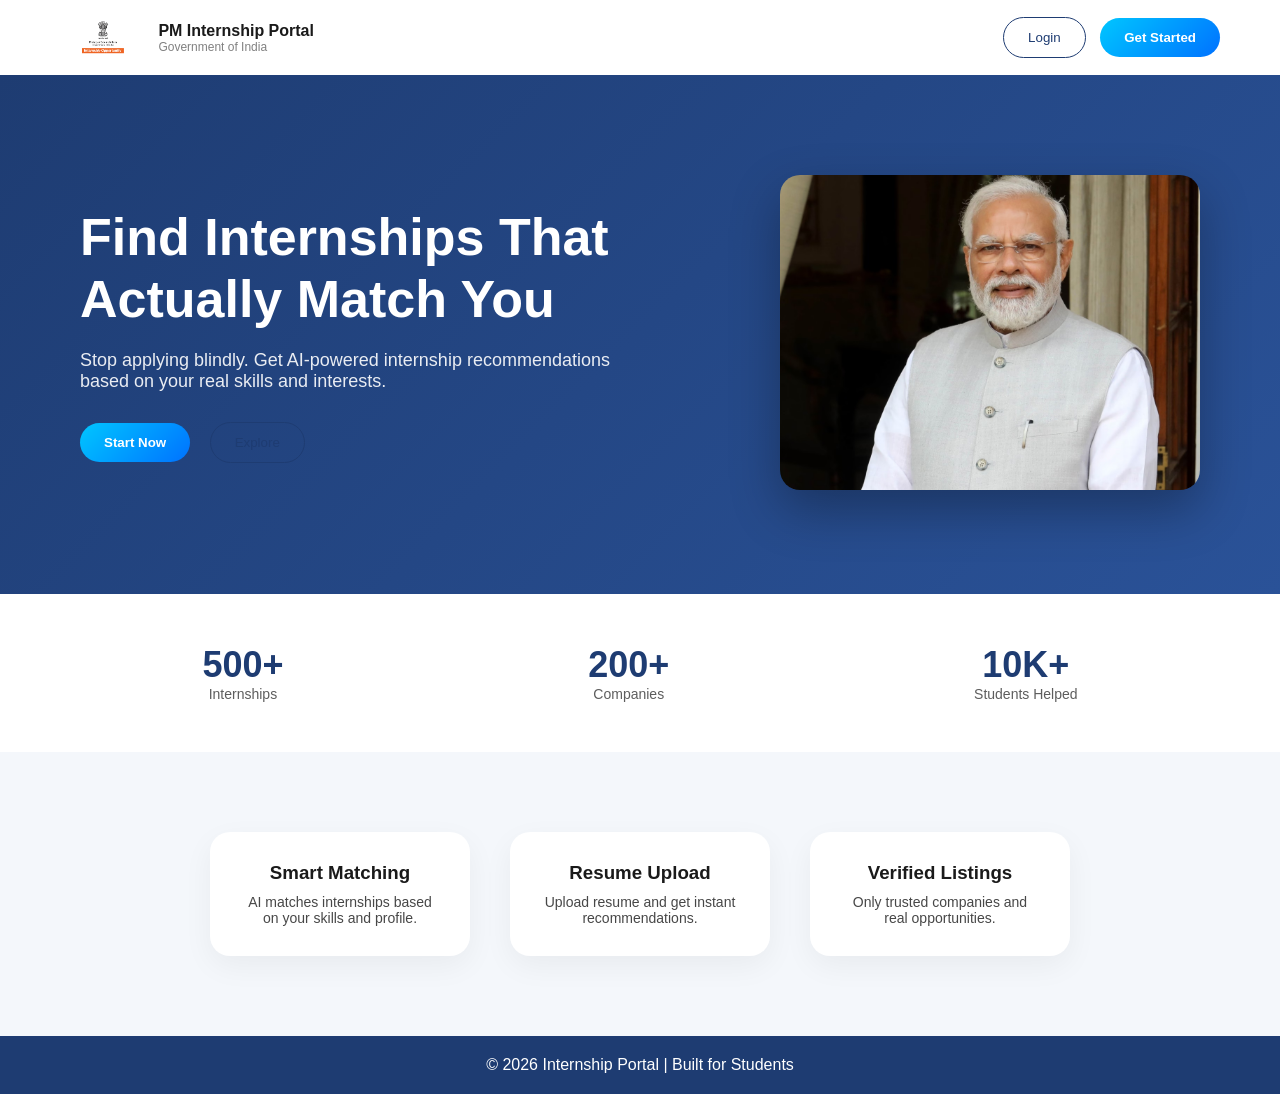
<file: pages/index.html>
<!DOCTYPE html>
<html lang="en">

<head>
  <meta charset="UTF-8">
  <title>PM Internship Portal</title>
  <link rel="stylesheet" href="style.css">
</head>

<body>

  <!-- NAVBAR -->
  <nav class="navbar">
    <div class="nav-left">
      <img src="images/gov-logo.png" class="navLogo">
      <div class="navText">
        <span>PM Internship Portal</span>
        <small>Government of India</small>
      </div>
    </div>

    <div class="nav-right">
      <button class="secondaryBtn" onclick="goLogin()">Login</button>
      <button class="primaryBtn" onclick="goRegister()">Get Started</button>
    </div>
  </nav>

  <!-- HERO -->
  <section class="hero">
    <div class="hero-left">
      <h1>Find Internships That Actually Match You</h1>
      <p>
        Stop applying blindly. Get AI-powered internship recommendations
        based on your real skills and interests.
      </p>

      <div class="hero-buttons">
        <button class="primaryBtn" onclick="goLogin()">Start Now</button>
        <button class="secondaryBtn">Explore</button>
      </div>
    </div>

    <div class="hero-right">
      <img src="images/modi.avif" alt="Hero">
    </div>
  </section>

  <!-- STATS -->
  <section class="stats">
    <div class="stat">
      <h2>500+</h2>
      <p>Internships</p>
    </div>
    <div class="stat">
      <h2>200+</h2>
      <p>Companies</p>
    </div>
    <div class="stat">
      <h2>10K+</h2>
      <p>Students Helped</p>
    </div>
  </section>

  <!-- FEATURES -->
  <section class="features">

    <div class="featureCard">
      <h3>Smart Matching</h3>
      <p>AI matches internships based on your skills and profile.</p>
    </div>

    <div class="featureCard">
      <h3>Resume Upload</h3>
      <p>Upload resume and get instant recommendations.</p>
    </div>

    <div class="featureCard">
      <h3>Verified Listings</h3>
      <p>Only trusted companies and real opportunities.</p>
    </div>

  </section>

  <!-- FOOTER -->
  <footer class="footer">
    <p>© 2026 Internship Portal | Built for Students</p>
  </footer>

  <script>
    function goLogin() {
      window.location.href = "login.html";
    }
    function goRegister() {
      window.location.href = "register.html";
    }
  </script>

</body>

</html>
</file>
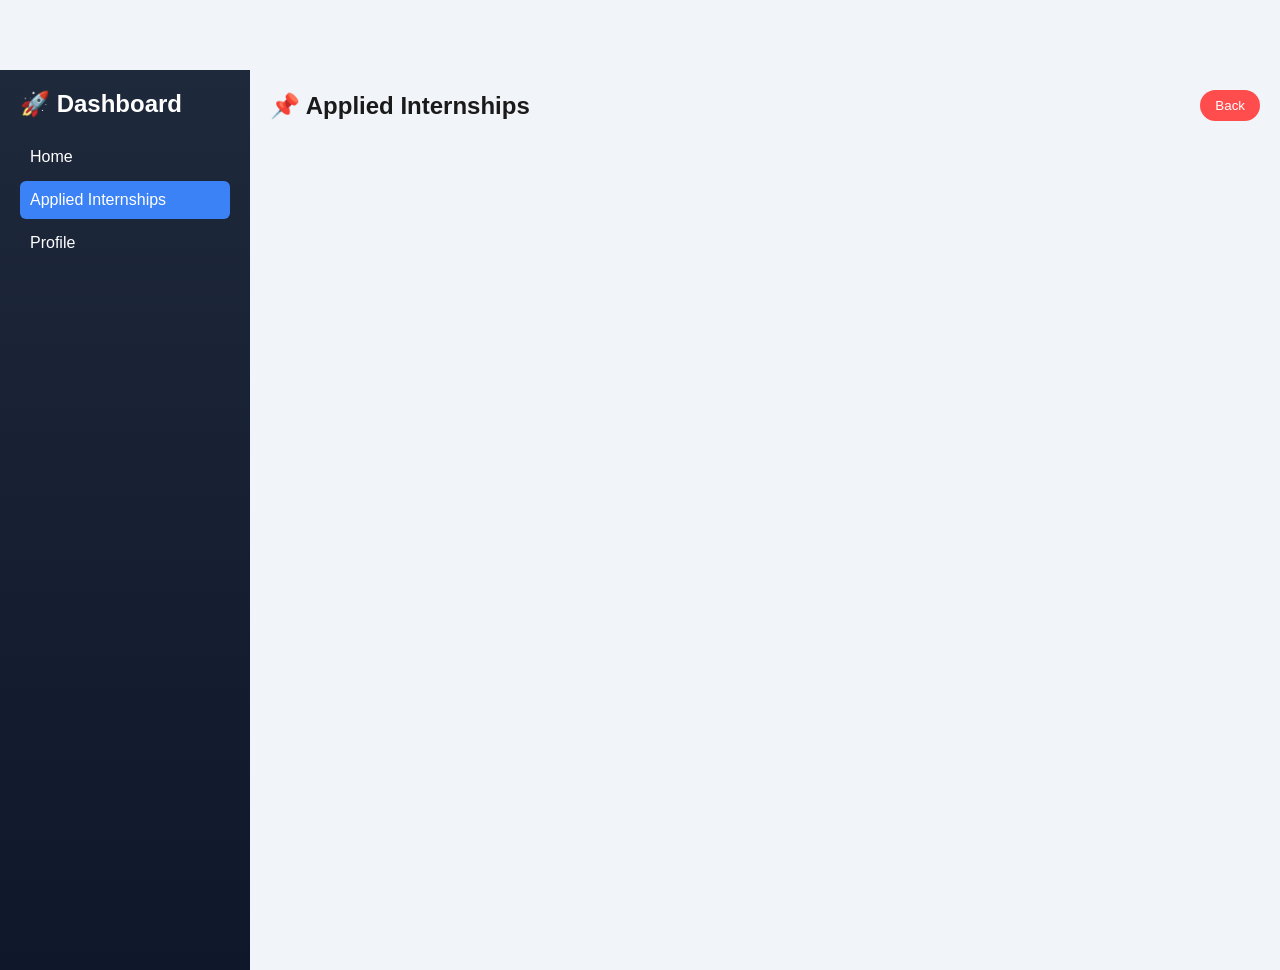
<file: pages/applied.html>
<!DOCTYPE html>
<html lang="en">

<head>
  <meta charset="UTF-8">
  <title>Applied Internships</title>
  <link rel="stylesheet" href="style.css">
</head>

<body class="dashboardPage">

  <div class="sidebar">
    <h2>🚀 Dashboard</h2>

    <ul>
      <li onclick="goHome()">Home</li>
      <li class="active">Applied Internships</li>
      <li>Profile</li>
    </ul>
  </div>

  <div class="mainContent">

    <div class="topHeader">
      <h2>📌 Applied Internships</h2>
      <button onclick="goHome()">Back</button>
    </div>

    <div id="appliedGrid" class="cardGrid"></div>

  </div>

  <script>
    function goHome() {
      window.location.href = "dashboard.html";
    }
    async function loadApplied() {

      const res = await fetch("http://localhost:5000/applied");
      const data = await res.json();

      const grid = document.getElementById("appliedGrid");

      if (data.length === 0) {
        grid.innerHTML = "<p>No applied internships 😢</p>";
        return;
      }

      let html = "";

      data.forEach(item => {
        html += `
      <div class="card">
        <h3>${item.title}</h3>
        <p class="company">${item.company}</p>
        <p>${item.location}</p>
        <span class="score">✅ Applied</span>
      </div>
    `;
      });

      grid.innerHTML = html;
    }

    loadApplied();

  </script>

</body>

</html>
</file>
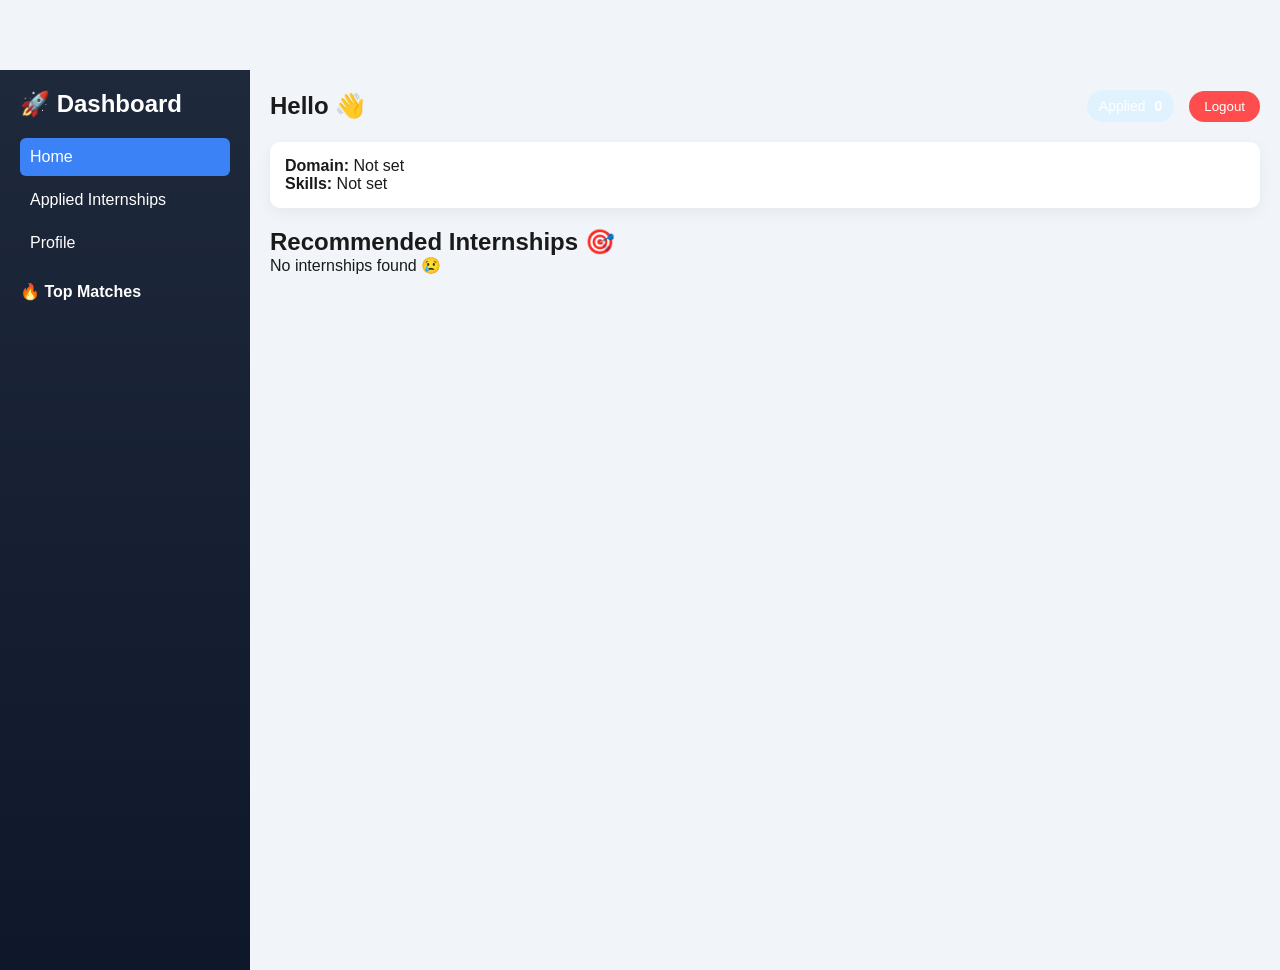
<file: pages/dashboard.html>
<!DOCTYPE html>
<html lang="en">

<head>
  <meta charset="UTF-8">
  <title>Dashboard</title>
  <link rel="stylesheet" href="style.css">
</head>

<body class="dashboardPage">

  <!-- SIDEBAR -->
  <div class="sidebar">
    <h2>🚀 Dashboard</h2>

    <ul>
      <li class="active">Home</li>
      <li onclick="goToApplied()">Applied Internships</li>
      <li onclick="goToProfile()">Profile</li>
    </ul>

    <div class="sidebarSection">
      <h4>🔥 Top Matches</h4>
      <div id="topMatches"></div>
    </div>
  </div>

  <!-- MAIN CONTENT -->
  <div class="mainContent">

    <!-- HEADER -->
    <div class="topHeader">
      <h2 id="welcomeText">Hello 👋</h2>

      <div class="headerRight">
        <div class="appliedBox">
          Applied <span id="appliedCount">0</span>
        </div>

        <button onclick="logout()">Logout</button>
      </div>
    </div>

    <!-- PROFILE -->
    <div class="profileBox">
      <p><b>Domain:</b> <span id="userDomain"></span></p>
      <p><b>Skills:</b> <span id="userSkills"></span></p>
    </div>

    <!-- RESULTS -->
    <h2>Recommended Internships 🎯</h2>

    <div id="cardGrid" class="cardGrid"></div>

  </div>


  <script>

    // logout
    function logout() {
      window.location.href = "index.html";
    }

    // load profile
    document.getElementById("userDomain").innerText = localStorage.getItem("domain") || "Not set";
    document.getElementById("userSkills").innerText = localStorage.getItem("skills") || "Not set";

    // load results
    const results = JSON.parse(localStorage.getItem("results")) || [];

    const grid = document.getElementById("cardGrid");
    const topMatches = document.getElementById("topMatches");

    if (results.length === 0) {
      grid.innerHTML = "<p>No internships found 😢</p>";
    } else {

      let html = "";
      let topHtml = "";

      results.forEach((r, index) => {

        // main cards
        html += `
      <div class="card">
        <h3>${r.title}</h3>
        <p class="company">${r.company}</p>
        <p>📍 ${r.location}</p>
        <span class="score">${r.score}% Match</span>

        <button onclick="applyInternship(this)">Apply</button>
      </div>
    `;

        // top 3 sidebar
        if (index < 3) {
          topHtml += `<div class="miniCard">${r.title}</div>`;
        }

      });

      grid.innerHTML = html;
      topMatches.innerHTML = topHtml;
    }

    // apply
    let applied = 0;

    async function applyInternship(btn) {

      const card = btn.parentElement;

      const internship = {
        title: card.querySelector("h3").innerText,
        company: card.querySelector(".company").innerText,
        location: card.querySelectorAll("p")[1].innerText.replace("📍 ", "")
      };

      await fetch("http://localhost:5000/apply", {
        method: "POST",
        headers: {
          "Content-Type": "application/json"
        },
        body: JSON.stringify(internship)
      });

      btn.innerText = "Applied";
      btn.disabled = true;
    }
    function goToApplied() {
      window.location.href = "applied.html";
    }

    function goToProfile() {
      window.location.href = "profile.html";
    }
  </script>

</body>

</html>
</file>
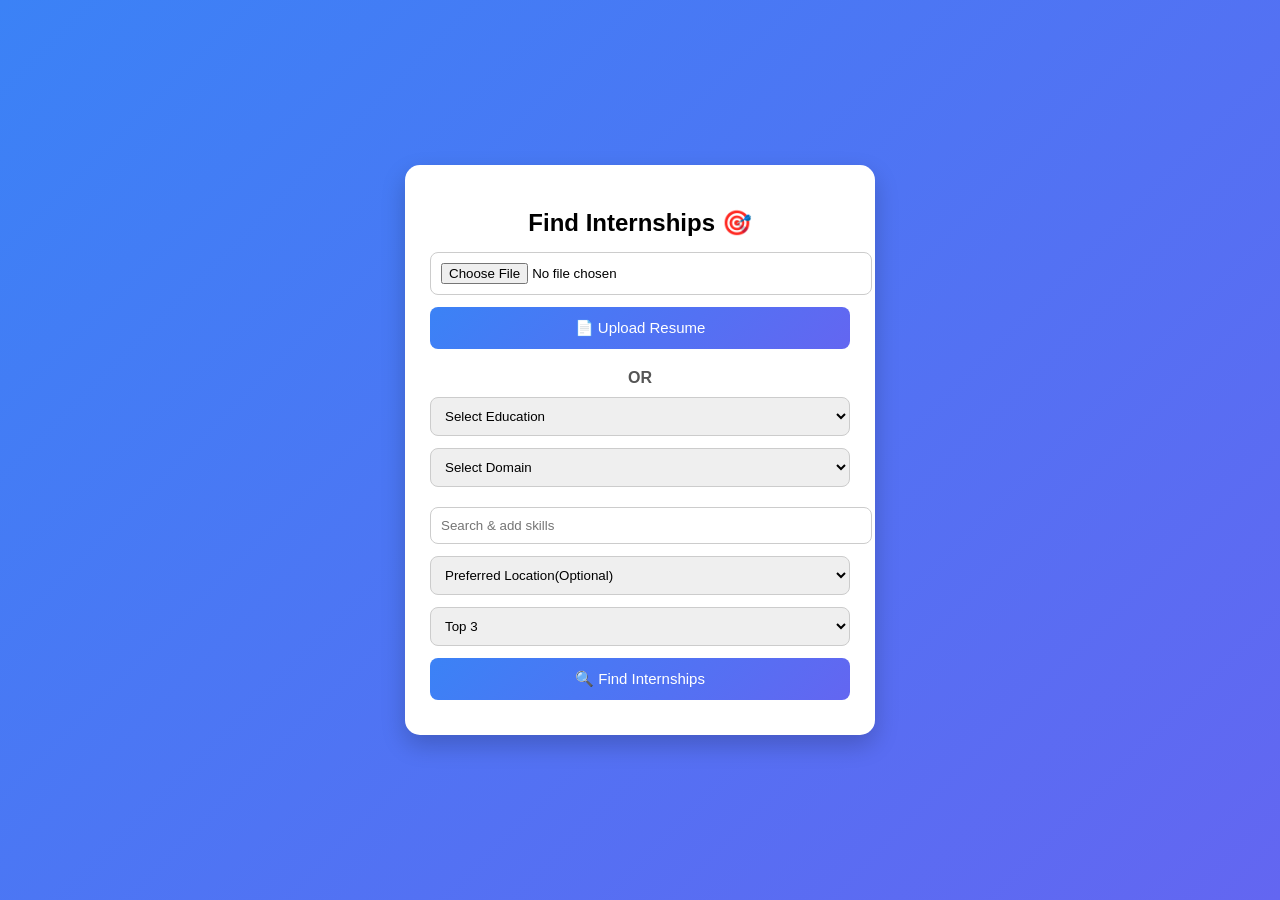
<file: pages/details.html>
<!DOCTYPE html>
<html lang="en">

<head>
  <meta charset="UTF-8">
  <title>Find Internships</title>

  <style>
    body {
      margin: 0;
      font-family: "Segoe UI", sans-serif;
      background: linear-gradient(135deg, #3b82f6, #6366f1);
      display: flex;
      justify-content: center;
      align-items: center;
      height: 100vh;
    }

    .card {
      width: 420px;
      background: white;
      padding: 25px;
      border-radius: 15px;
      box-shadow: 0 10px 25px rgba(0, 0, 0, 0.2);
    }

    h2 {
      text-align: center;
      margin-bottom: 15px;
    }

    select,
    input {
      width: 100%;
      padding: 10px;
      margin-bottom: 12px;
      border-radius: 8px;
      border: 1px solid #ccc;
    }

    button {
      width: 100%;
      padding: 12px;
      background: linear-gradient(135deg, #3b82f6, #6366f1);
      color: white;
      border: none;
      border-radius: 8px;
      cursor: pointer;
      font-size: 15px;
      margin-bottom: 10px;
    }

    button:hover {
      transform: scale(1.03);
    }

    .divider {
      text-align: center;
      margin: 10px 0;
      font-weight: bold;
      color: #555;
    }

    .skillsBox {
      position: relative;
    }

    .selectedSkills {
      display: flex;
      flex-wrap: wrap;
      gap: 6px;
      margin-bottom: 8px;
    }

    .tag {
      background: #3b82f6;
      color: white;
      padding: 5px 10px;
      border-radius: 20px;
      font-size: 12px;
    }

    .tag span {
      margin-left: 5px;
      cursor: pointer;
    }

    .dropdown {
      position: absolute;
      width: 100%;
      background: white;
      border: 1px solid #ccc;
      max-height: 150px;
      overflow-y: auto;
      border-radius: 6px;
      z-index: 10;
    }

    .dropdown div {
      padding: 8px;
      cursor: pointer;
    }

    .dropdown div:hover {
      background: #f1f5f9;
    }

    .hidden {
      display: none;
    }
  </style>
</head>

<body>

  <div class="card">

    <h2>Find Internships 🎯</h2>

    <!-- ================= RESUME UPLOAD ================= -->
    <input type="file" id="resumeFile" accept=".pdf,.docx">
    <button onclick="uploadResume()">📄 Upload Resume</button>

    <div class="divider">OR</div>

    <!-- ================= MANUAL INPUT ================= -->

    <select id="education">
      <option value="">Select Education</option>
      <option>10th</option>
      <option>12th</option>
      <option>B.Tech</option>
      <option>BCA</option>
      <option>B.Sc</option>
      <option>BBA</option>
      <option>B.Com</option>
    </select>

    <select id="domain">
      <option value="">Select Domain</option>
      <option>IT & Software</option>
      <option>Analytics</option>
      <option>Data Analytics</option>
      <option>Banking & Financial Services</option>
      <option>Electronics & Embedded Systems</option>
      <option>Mechanical Engineering</option>
      <option>Civil & Infrastructure</option>
      <option>Automotive</option>
      <option>Oil, Gas & Energy</option>
      <option>Renewable Energy</option>
      <option>FinTech</option>
      <option>Consulting</option>
      <option>Sales & Marketing</option>
      <option>Human Resources</option>
      <option>Artificial Intelligence & ML</option>
    </select>

    <!-- SKILLS -->
    <div class="skillsBox">
      <div id="selectedSkills" class="selectedSkills"></div>

      <input id="skillsInput" placeholder="Search & add skills" onkeyup="filterSkills()" onclick="showSkills()">

      <div id="skillsList" class="dropdown hidden"></div>
    </div>

    <select id="location">
      <option value="">Preferred Location(Optional)</option>
      <option>Bangalore</option>
      <option>Hyderabad</option>
      <option>Mumbai</option>
      <option>Chennai</option>
      <option>Delhi</option>
    </select>

    <select id="topk">
      <option value="3">Top 3</option>
      <option value="5">Top 5</option>
    </select>

    <button onclick="submitDetails()">🔍 Find Internships</button>

  </div>

  <script>
    // ================= SKILLS =================
    let allSkills = [];
    let selectedSkills = [];

    // 🔥 Load skills dynamically from backend
    async function loadSkills() {
      try {
        const res = await fetch("http://127.0.0.1:5000/skills");
        allSkills = await res.json();

        // sort alphabetically
        allSkills.sort();

      } catch (err) {
        console.error("Error loading skills:", err);
        alert("Failed to load skills");
      }
    }

    // Call on page load
    loadSkills();

    function showSkills() {
      renderSkills(allSkills);
      document.getElementById("skillsList").classList.remove("hidden");
    }

    function filterSkills() {
      const value = document.getElementById("skillsInput").value.toLowerCase();

      const filtered = allSkills.filter(skill =>
        skill.toLowerCase().includes(value)
      );

      renderSkills(filtered);
    }

    function renderSkills(list) {
      const container = document.getElementById("skillsList");

      if (list.length === 0) {
        container.innerHTML = "<div>No skills found</div>";
        return;
      }

      container.innerHTML = list.map(skill =>
        `<div onclick="addSkill('${skill}')">${skill}</div>`
      ).join("");
    }

    function addSkill(skill) {
      if (!selectedSkills.includes(skill)) {
        selectedSkills.push(skill);
      }

      updateSkillUI();

      document.getElementById("skillsInput").value = "";
      document.getElementById("skillsList").classList.add("hidden");
    }

    function removeSkill(skill) {
      selectedSkills = selectedSkills.filter(s => s !== skill);
      updateSkillUI();
    }

    function updateSkillUI() {
      const container = document.getElementById("selectedSkills");

      container.innerHTML = selectedSkills.map(skill => `
      <span class="tag">
        ${skill}
        <span onclick="removeSkill('${skill}')">❌</span>
      </span>
    `).join("");
    }

    // ================= RESUME UPLOAD =================
    function uploadResume() {
      const fileInput = document.getElementById("resumeFile");

      if (!fileInput.files.length) {
        alert("Please select a resume file");
        return;
      }

      const formData = new FormData();
      formData.append("resume", fileInput.files[0]);

      fetch("http://127.0.0.1:5000/upload-resume", {
        method: "POST",
        body: formData
      })
        .then(res => res.json())
        .then(data => {

          if (data.error) {
            alert(data.error);
            return;
          }

          localStorage.setItem("results", JSON.stringify(data.results));
          localStorage.setItem("skills", data.skills.join(", "));
          localStorage.setItem("education", data.education);

          window.location.href = "dashboard.html";
        })
        .catch(err => {
          console.error(err);
          alert("Error uploading resume");
        });
    }

    // ================= MANUAL SUBMIT =================
    function submitDetails() {

      const education = document.getElementById("education").value;
      const domain = document.getElementById("domain").value;
      const location = document.getElementById("location").value;
      const topk = parseInt(document.getElementById("topk").value);

      if (selectedSkills.length === 0) {
        alert("Please select at least one skill");
        return;
      }

      fetch("http://127.0.0.1:5000/recommend", {
        method: "POST",
        headers: {
          "Content-Type": "application/json"
        },
        body: JSON.stringify({
          education,
          domain,
          skills: selectedSkills,
          location,
          topk
        })
      })
        .then(res => res.json())
        .then(data => {

          if (!data || data.length === 0) {
            alert("No recommendations found. Try different skills.");
            return;
          }

          localStorage.setItem("results", JSON.stringify(data));
          window.location.href = "dashboard.html";
        })
        .catch(err => {
          console.error(err);
          alert("Server error");
        });
    }
  </script>

</body>

</html>
</file>
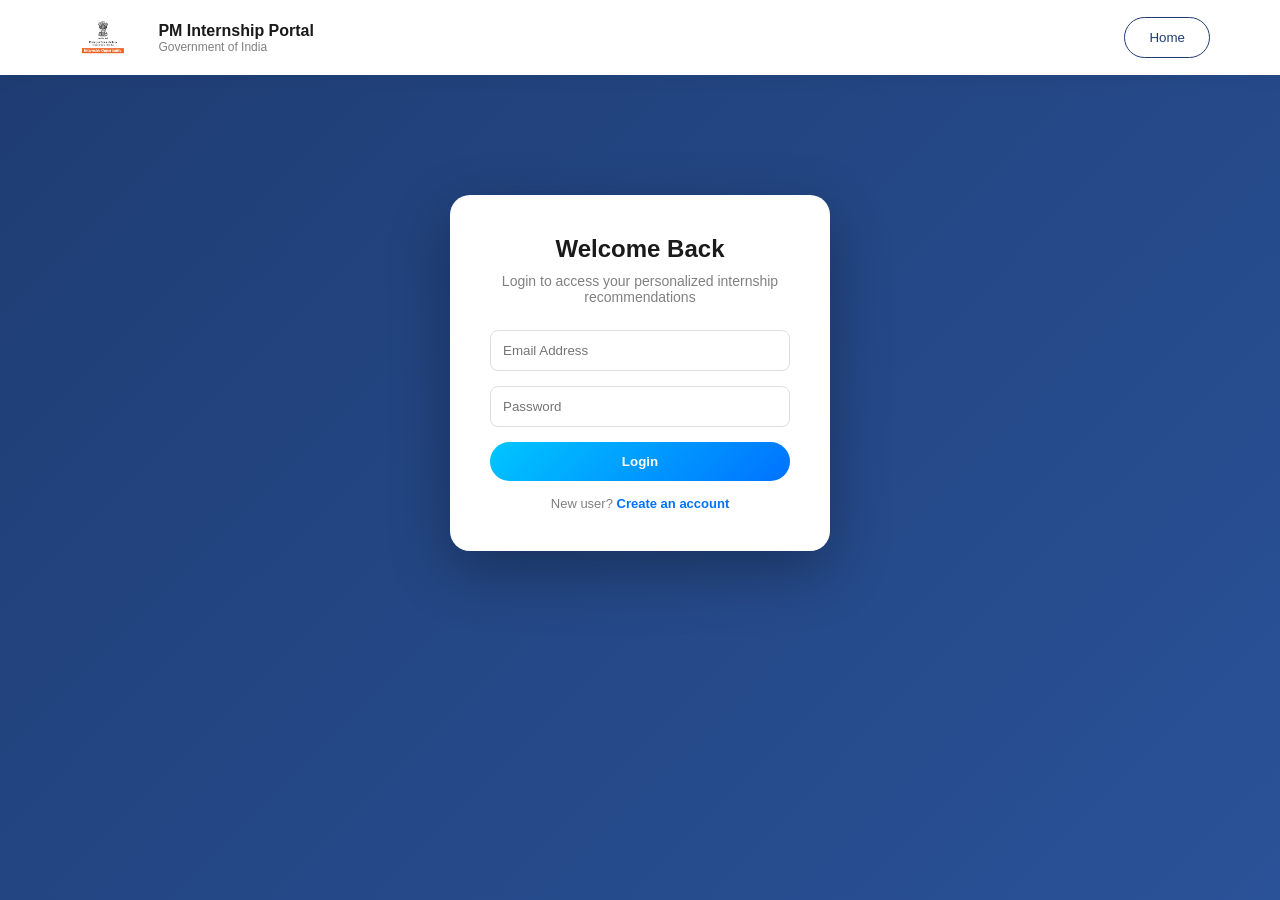
<file: pages/login.html>
<!DOCTYPE html>
<html lang="en">

<head>
  <meta charset="UTF-8">
  <title>Login - Internship Portal</title>
  <link rel="stylesheet" href="style.css">
</head>

<body class="loginPage">

  <!-- NAVBAR (same as index) -->
  <nav class="navbar">
    <div class="nav-left">
      <img src="images/gov-logo.png" class="navLogo">
      <div class="navText">
        <span>PM Internship Portal</span>
        <small>Government of India</small>
      </div>
    </div>

    <div class="nav-right">
      <button class="secondaryBtn" onclick="goHome()">Home</button>
    </div>
  </nav>

  <!-- LOGIN SECTION -->
  <section class="loginSection">

    <div class="loginBox">

      <h2>Welcome Back</h2>
      <p class="loginSub">
        Login to access your personalized internship recommendations
      </p>

      <input type="email" placeholder="Email Address">
      <input type="password" placeholder="Password">

      <button onclick="login()">Login</button>

      <p class="registerText">
        New user? <span onclick="goRegister()">Create an account</span>
      </p>

    </div>

  </section>

  <script>
    function login() {

      const email = document.querySelector('input[type="email"]').value;
      const password = document.querySelector('input[type="password"]').value;

      fetch("http://localhost:5000/login", {
        method: "POST",
        headers: {
          "Content-Type": "application/json"
        },
        body: JSON.stringify({
          email: email,
          password: password
        })
      })
        .then(res => res.json())
        .then(data => {

          console.log("Response:", data);

          if (data.success) {
            // ✅ correct login
            window.location.href = "details.html";
            localStorage.setItem("name", data.name);   // VERY IMPORTANT
            localStorage.setItem("email", data.email);
          } else {
            // ❌ wrong login
            alert(data.message || "Invalid credentials");
          }

        })
        .catch(err => {
          console.error(err);
          alert("Server error");
        });
    }

    function goHome() {
      window.location.href = "index.html";
    }

    function goRegister() {
      window.location.href = "register.html";
    }
  </script>

</body>

</html>
</file>
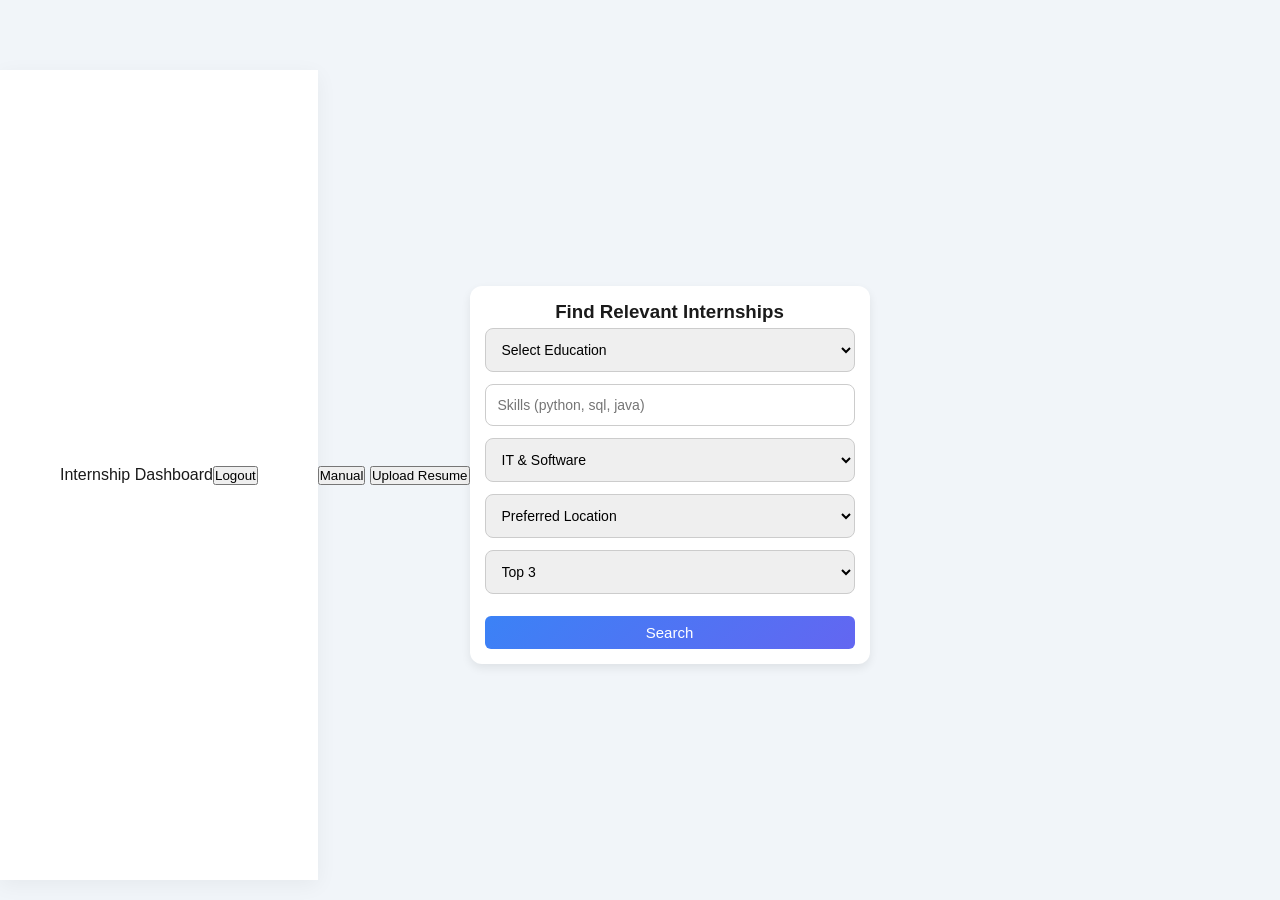
<file: pages/portal.html>
<!DOCTYPE html>
<html>

<head>
  <title>Internship Dashboard</title>
  <link rel="stylesheet" href="style.css">
</head>

<body class="dashboardPage">

  <nav class="navbar">
    <div class="logo">Internship Dashboard</div>
    <button class="logoutBtn" onclick="logout()">Logout</button>
  </nav>

  <div class="container">

    <!-- Mode Switch -->
    <div class="modeSwitch">
      <button onclick="switchMode('manual')" id="manualBtn" class="active">Manual</button>
      <button onclick="switchMode('upload')" id="uploadBtn">Upload Resume</button>
    </div>

    <!-- Manual Form -->
    <div id="manualForm" class="card formCard">

      <h3>Find Relevant Internships</h3>

      <select id="education">
        <option value="">Select Education</option>

        <!-- Engineering -->
        <option>B.Tech</option>
        <option>M.Tech</option>
        <option>BCA</option>
        <option>MCA</option>
        <option>B.Sc</option>
        <option>M.Sc</option>

        <!-- Commerce / Management -->
        <option>BBA</option>
        <option>MBA</option>
        <option>B.Com</option>
        <option>M.Com</option>

        <!-- Others -->
        <option>Diploma</option>
        <option>ITI</option>
        <option>XII</option>
        <option>X</option>
      </select>

      <input id="skills" placeholder="Skills (python, sql, java)">

      <select id="domain">
        <option>IT & Software</option>
        <option>Data Analytics</option>
        <option>Artificial Intelligence & ML</option>
        <option>Banking & Financial Services</option>
        <option>Consulting</option>
        <option>Sales & Marketing</option>
        <option>Human Resources</option>
        <option>Electronics & Embedded Systems</option>
        <option>Mechanical Engineering</option>
        <option>Civil & Infrastructure</option>
        <option>Automotive</option>
        <option>Oil, Gas & Energy</option>
        <option>Renewable Energy</option>
        <option>FinTech</option>
      </select>

      <select id="location">
        <option value="">Preferred Location</option>
        <option>Bangalore</option>
        <option>Hyderabad</option>
        <option>Mumbai</option>
      </select>

      <select id="topk">
        <option value="3">Top 3</option>
        <option value="5">Top 5</option>
      </select>

      <button onclick="getRecommendations()">Search</button>

    </div>

    <!-- Upload Form -->
    <div id="uploadForm" class="card formCard hidden">

      <h3>Upload Resume</h3>

      <input type="file" id="resume" accept=".pdf,.doc,.docx">

      <button onclick="uploadResume()">Upload Resume</button>

    </div>

    <!-- Loading -->
    <div id="loading" class="loading hidden">🔍 Searching...</div>

    <!-- Results -->
    <div id="results" class="results"></div>

  </div>

  <script>

    function logout() {
      window.location.href = "index.html";
    }

    // 🔹 SWITCH MODE
    function switchMode(mode) {

      const manual = document.getElementById("manualForm");
      const upload = document.getElementById("uploadForm");

      const manualBtn = document.getElementById("manualBtn");
      const uploadBtn = document.getElementById("uploadBtn");

      if (mode === "manual") {
        manual.classList.remove("hidden");
        upload.classList.add("hidden");
        manualBtn.classList.add("active");
        uploadBtn.classList.remove("active");
      } else {
        manual.classList.add("hidden");
        upload.classList.remove("hidden");
        uploadBtn.classList.add("active");
        manualBtn.classList.remove("active");
      }
    }

    // 🔹 MANUAL SEARCH
    async function getRecommendations() {

      const loading = document.getElementById("loading");
      const resultsDiv = document.getElementById("results");

      // ✅ GET VALUES FIRST
      const education = document.getElementById("education").value;
      const skillsInput = document.getElementById("skills").value;
      const domain = document.getElementById("domain").value;
      const location = document.getElementById("location").value;
      const topk = parseInt(document.getElementById("topk").value);

      // ✅ FORM VALIDATION
      if (!education) {
        alert("Please select education");
        return;
      }

      if (!skillsInput.trim()) {
        alert("Please enter skills");
        return;
      }

      if (!location) {
        alert("Please select location");
        return;
      }

      // ✅ AFTER VALIDATION → show loading
      loading.classList.remove("hidden");
      resultsDiv.innerHTML = "";

      // ✅ CREATE PAYLOAD
      const payload = {
        education: education,
        skills: skillsInput
          .split(",")
          .map(s => s.trim().toLowerCase())
          .filter(s => s !== ""),
        domain: domain,
        location: location,
        topk: topk
      };

      try {
        const res = await fetch("/recommend", {
          method: "POST",
          headers: { "Content-Type": "application/json" },
          body: JSON.stringify(payload)
        });

        const data = await res.json();

        loading.classList.add("hidden");

        displayResults(data);

      } catch (error) {
        loading.classList.add("hidden");
        resultsDiv.innerHTML = "<p>⚠️ Error connecting to server</p>";
        console.error(error);
      }
    }

    // 🔹 UPLOAD RESUME
    async function uploadResume() {

      const fileInput = document.getElementById("resume");
      const file = fileInput.files[0];
      const allowed = ["pdf", "doc", "docx"];
      const ext = file.name.split(".").pop().toLowerCase();

      if (!allowed.includes(ext)) {
        alert("Only PDF/DOC/DOCX allowed");
        return;
      }

      if (!file) {
        alert("Please upload a resume");
        return;
      }

      const formData = new FormData();
      formData.append("resume", file);

      const loading = document.getElementById("loading");
      const resultsDiv = document.getElementById("results");

      loading.classList.remove("hidden");
      resultsDiv.innerHTML = "";

      try {
        const res = await fetch("/upload-resume", {
          method: "POST",
          body: formData
        });

        const data = await res.json();

        if (data.status === "no_match" || data.status === "low_match") {
          showNoMatchUI();
          return;
        }

        displayResults(data.results);

        loading.classList.add("hidden");

        console.log("Extracted:", data.skills, data.education);

        if (data.error) {
          resultsDiv.innerHTML = `<p>⚠️ ${data.error}</p>`;
          return;
        }

        displayResults(data.results);

      } catch (err) {
        loading.classList.add("hidden");
        alert("Upload failed");
        console.error(err);
      }
    }

    // 🔹 DISPLAY RESULTS
    function displayResults(data) {

      const resultsDiv = document.getElementById("results");

      if (!data || data.length === 0) {
        resultsDiv.innerHTML = "<p>No matching internships found 😢</p>";
        return;
      }

      let html = "";

      data.forEach((r, index) => {

        let skillTags = "";
        if (r.skills) {
          r.skills.forEach(skill => {
            skillTags += `<span class="skillTag">${skill}</span>`;
          });
        }

        html += `
        <div class="card resultCard">

          <div class="resultHeader">
            <h3>${r.title}</h3>
            <span class="score">${r.score}% Match</span>
          </div>

          <p><b>${r.company}</b></p>
          <p>📍 ${r.location}</p>
          <p>🎓 ${r.qualification || "Not specified"}</p>

          <div>${skillTags}</div>

          <div class="description">
            ${r.description || "No description"}
          </div>

        </div>
        `;
      });

      resultsDiv.innerHTML = html;
    }

  </script>

</body>

</html>
</file>
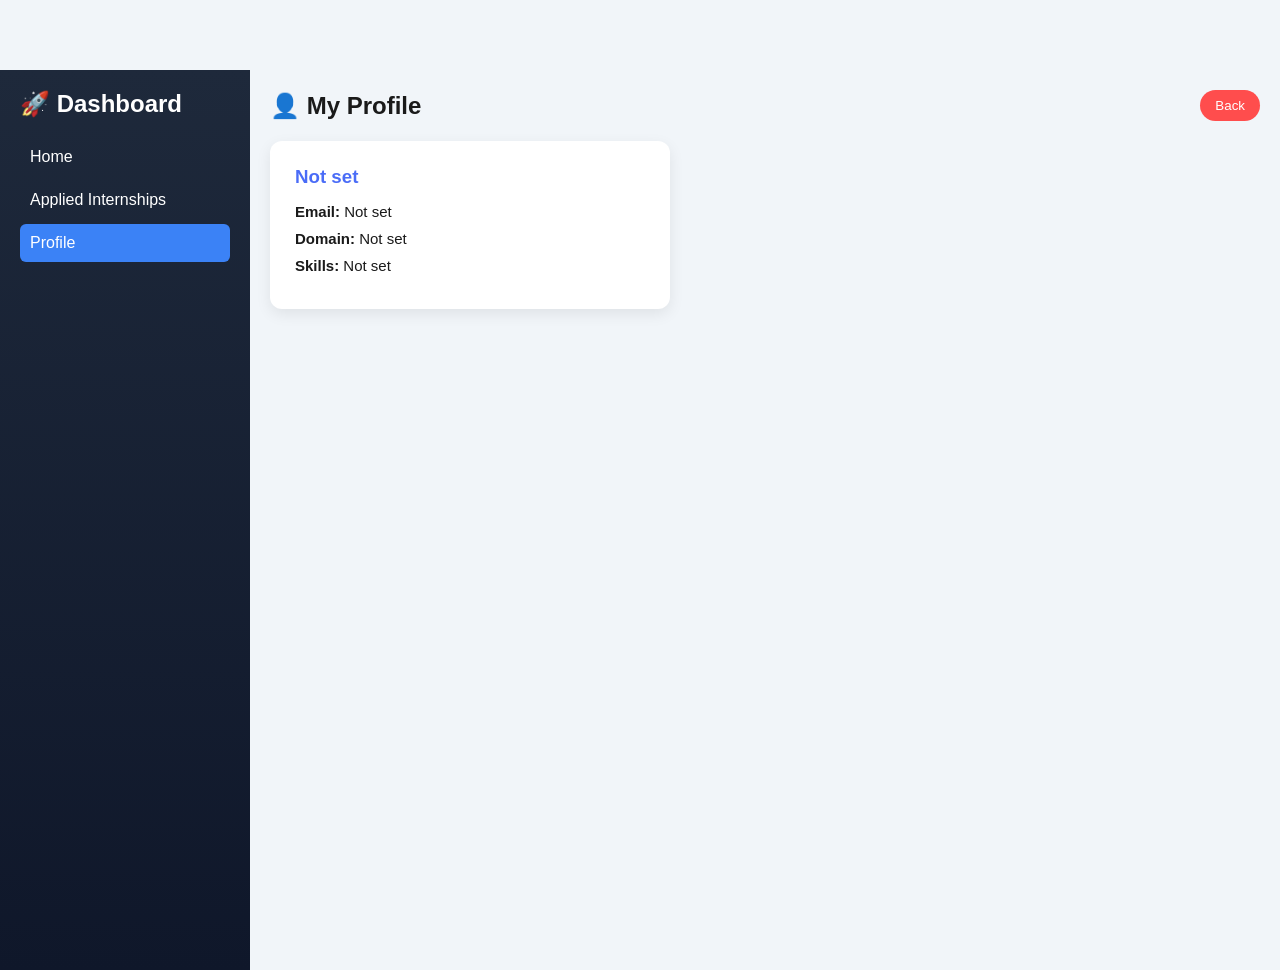
<file: pages/profile.html>
<!DOCTYPE html>
<html lang="en">

<head>
  <meta charset="UTF-8">
  <title>Profile</title>
  <link rel="stylesheet" href="style.css">
</head>

<body class="dashboardPage">

  <!-- SIDEBAR -->
  <div class="sidebar">
    <h2>🚀 Dashboard</h2>

    <ul>
      <li onclick="goHome()">Home</li>
      <li onclick="goApplied()">Applied Internships</li>
      <li class="active">Profile</li>
    </ul>
  </div>

  <!-- MAIN -->
  <div class="mainContent">

    <div class="topHeader">
      <h2>👤 My Profile</h2>
      <button onclick="goHome()">Back</button>
    </div>

    <!-- PROFILE CARD -->
    <div class="profileCard">

      <h3 id="userName">Name</h3>
      <p><b>Email:</b> <span id="userEmail"></span></p>
      <p><b>Domain:</b> <span id="userDomain"></span></p>
      <p><b>Skills:</b> <span id="userSkills"></span></p>

    </div>

  </div>

  <script>

    function goHome() {
      window.location.href = "dashboard.html";
    }

    function goApplied() {
      window.location.href = "applied.html";
    }

    // load user data
    document.getElementById("userName").innerText =
      localStorage.getItem("name") || "Not set";

    document.getElementById("userEmail").innerText =
      localStorage.getItem("email") || "Not set";

    document.getElementById("userDomain").innerText =
      localStorage.getItem("domain") || "Not set";

    document.getElementById("userSkills").innerText =
      localStorage.getItem("skills") || "Not set";

  </script>

</body>

</html>
</file>
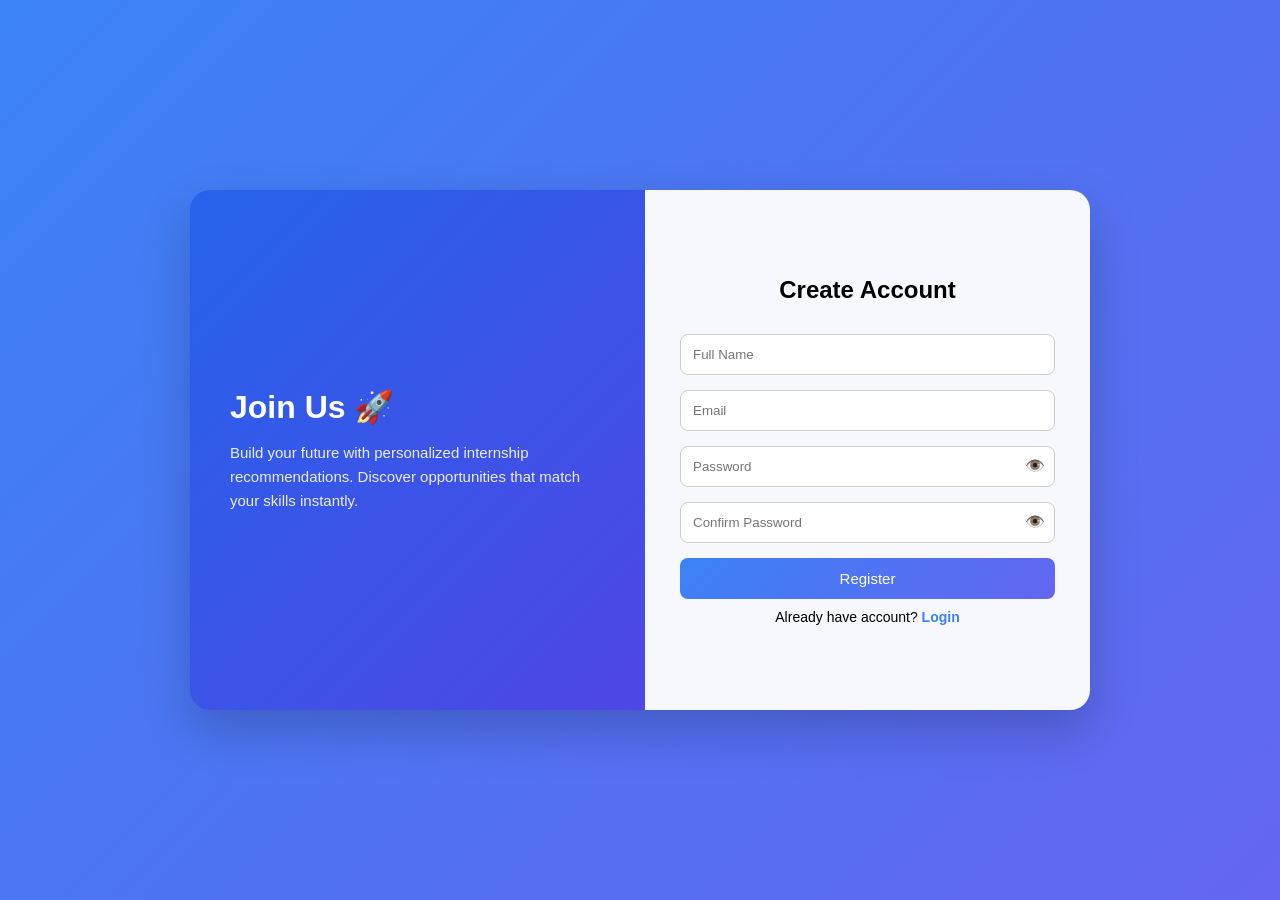
<file: pages/register.html>
<!DOCTYPE html>
<html lang="en">

<head>
  <meta charset="UTF-8">
  <title>Register</title>

  <style>
    * {
      margin: 0;
      padding: 0;
      box-sizing: border-box;
      font-family: "Segoe UI", sans-serif;
    }

    body {
      height: 100vh;
      background: linear-gradient(135deg, #3b82f6, #6366f1);
      display: flex;
      justify-content: center;
      align-items: center;
    }

    .container {
      display: flex;
      width: 900px;
      height: 520px;
      border-radius: 20px;
      overflow: hidden;
      box-shadow: 0 20px 50px rgba(0, 0, 0, 0.2);
    }

    /* LEFT PANEL */
    .left {
      flex: 1;
      background: linear-gradient(135deg, #2563eb, #4f46e5);
      color: white;
      padding: 40px;
      display: flex;
      flex-direction: column;
      justify-content: center;
    }

    .left h1 {
      font-size: 32px;
      margin-bottom: 15px;
    }

    .left p {
      font-size: 15px;
      line-height: 1.6;
      opacity: 0.9;
    }

    /* RIGHT CARD */
    .right {
      flex: 1;
      background: rgba(255, 255, 255, 0.95);
      padding: 35px;
      display: flex;
      flex-direction: column;
      justify-content: center;
    }

    .right h2 {
      text-align: center;
      margin-bottom: 20px;
    }

    .inputGroup {
      margin-bottom: 15px;
      position: relative;
    }

    .inputGroup input {
      width: 100%;
      padding: 12px 40px 12px 12px;
      border-radius: 8px;
      border: 1px solid #ccc;
      outline: none;
      transition: 0.3s;
    }

    .inputGroup input:focus {
      border-color: #3b82f6;
      box-shadow: 0 0 5px rgba(59, 130, 246, 0.4);
    }

    .toggle-eye {
      position: absolute;
      right: 10px;
      top: 10px;
      cursor: pointer;
    }

    button {
      padding: 12px;
      border: none;
      border-radius: 8px;
      background: linear-gradient(135deg, #3b82f6, #6366f1);
      color: white;
      font-size: 15px;
      cursor: pointer;
      transition: 0.3s;
    }

    button:hover {
      transform: scale(1.05);
    }

    .message {
      font-size: 13px;
      margin-bottom: 10px;
      text-align: center;
    }

    .error {
      color: red;
    }

    .success {
      color: green;
    }

    .link {
      margin-top: 10px;
      text-align: center;
      font-size: 14px;
    }

    .link a {
      color: #3b82f6;
      text-decoration: none;
      font-weight: bold;
    }
  </style>
</head>

<body>

  <div class="container">

    <!-- LEFT -->
    <div class="left">
      <h1>Join Us 🚀</h1>
      <p>
        Build your future with personalized internship recommendations.
        Discover opportunities that match your skills instantly.
      </p>
    </div>

    <!-- RIGHT -->
    <div class="right">

      <h2>Create Account</h2>

      <div id="msg" class="message"></div>

      <div class="inputGroup">
        <input type="text" id="name" placeholder="Full Name">
      </div>

      <div class="inputGroup">
        <input type="email" id="email" placeholder="Email">
      </div>

      <div class="inputGroup">
        <input type="password" id="password" placeholder="Password">
        <span class="toggle-eye" onclick="toggle('password')">👁️</span>
      </div>

      <div class="inputGroup">
        <input type="password" id="confirmPassword" placeholder="Confirm Password">
        <span class="toggle-eye" onclick="toggle('confirmPassword')">👁️</span>
      </div>

      <button onclick="register()">Register</button>

      <div class="link">
        Already have account? <a href="login.html">Login</a>
      </div>

    </div>

  </div>

  <script>

    function toggle(id) {
      const input = document.getElementById(id);
      input.type = input.type === "password" ? "text" : "password";
    }

    function showMsg(text, type = "error") {
      const msg = document.getElementById("msg");
      msg.className = "message " + type;
      msg.innerText = text;
    }

    async function register() {

      const name = name.value.trim();
      const email = email.value.trim();
      const password = password.value;
      const confirmPassword = confirmPassword.value;

      if (!name || !email || !password || !confirmPassword) {
        showMsg("All fields required");
        return;
      }

      if (password !== confirmPassword) {
        showMsg("Passwords do not match");
        return;
      }

      try {
        const res = await fetch("http://127.0.0.1:5000/register", {
          method: "POST",
          headers: { "Content-Type": "application/json" },
          body: JSON.stringify({ name, email, password })
        });

        const data = await res.json();

        if (data.success === false) {
          showMsg(data.message);
        } else {
          showMsg("Registered successfully 🎉", "success");
          setTimeout(() => window.location.href = "login.html", 1000);
        }

      } catch {
        showMsg("Server error");
      }
    }

  </script>

</body>

</html>
</file>
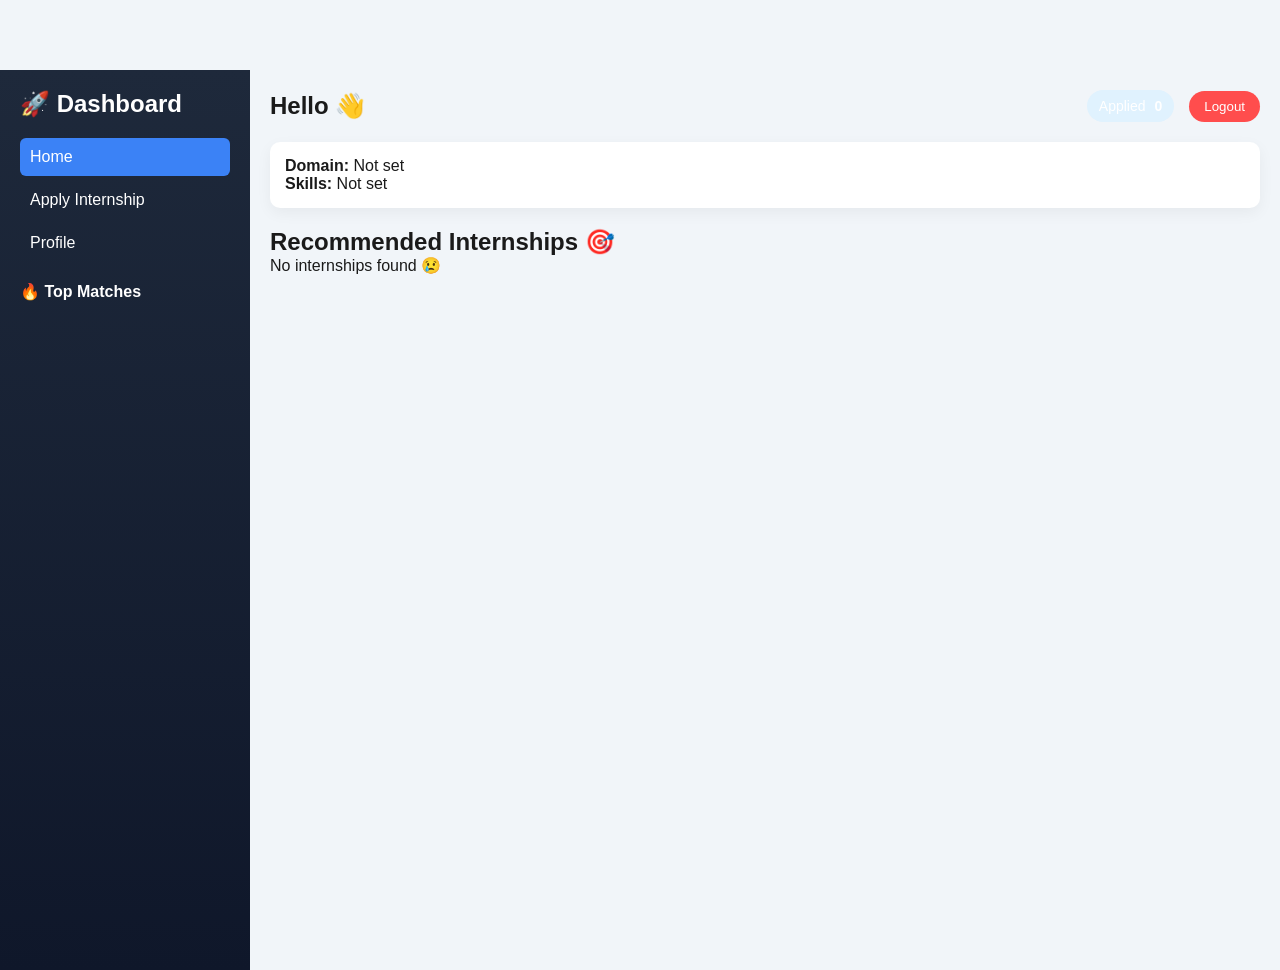
<file: university_project/pages/dashboard.html>
<!DOCTYPE html>
<html lang="en">

<head>
  <meta charset="UTF-8">
  <title>Dashboard</title>
  <link rel="stylesheet" href="style.css">
</head>

<body class="dashboardPage">

  <!-- SIDEBAR -->
  <div class="sidebar">
    <h2>🚀 Dashboard</h2>

    <ul>
      <li class="active">Home</li>
      <li>Apply Internship</li>
      <li>Profile</li>
    </ul>

    <div class="sidebarSection">
      <h4>🔥 Top Matches</h4>
      <div id="topMatches"></div>
    </div>
  </div>

  <!-- MAIN CONTENT -->
  <div class="mainContent">

    <!-- HEADER -->
    <div class="topHeader">
      <h2 id="welcomeText">Hello 👋</h2>

      <div class="headerRight">
        <div class="appliedBox">
          Applied <span id="appliedCount">0</span>
        </div>

        <button onclick="logout()">Logout</button>
      </div>
    </div>

    <!-- PROFILE -->
    <div class="profileBox">
      <p><b>Domain:</b> <span id="userDomain"></span></p>
      <p><b>Skills:</b> <span id="userSkills"></span></p>
    </div>

    <!-- RESULTS -->
    <h2>Recommended Internships 🎯</h2>

    <div id="cardGrid" class="cardGrid"></div>

  </div>

  <script>

    // logout
    function logout() {
      window.location.href = "index.html";
    }

    // load profile
    document.getElementById("userDomain").innerText = localStorage.getItem("domain") || "Not set";
    document.getElementById("userSkills").innerText = localStorage.getItem("skills") || "Not set";

    // load results
    const results = JSON.parse(localStorage.getItem("results")) || [];

    const grid = document.getElementById("cardGrid");
    const topMatches = document.getElementById("topMatches");

    if (results.length === 0) {
      grid.innerHTML = "<p>No internships found 😢</p>";
    } else {

      let html = "";
      let topHtml = "";

      results.forEach((r, index) => {

        // main cards
        html += `
      <div class="card">
        <h3>${r.title}</h3>
        <p class="company">${r.company}</p>
        <p>📍 ${r.location}</p>
        <span class="score">${r.score}% Match</span>

        <button onclick="applyInternship(this)">Apply</button>
      </div>
    `;

        // top 3 sidebar
        if (index < 3) {
          topHtml += `<div class="miniCard">${r.title}</div>`;
        }

      });

      grid.innerHTML = html;
      topMatches.innerHTML = topHtml;
    }

    // apply
    let applied = 0;

    function applyInternship(btn) {
      applied++;
      document.getElementById("appliedCount").innerText = applied;

      btn.innerText = "Applied";
      btn.disabled = true;
    }

  </script>

</body>

</html>
</file>
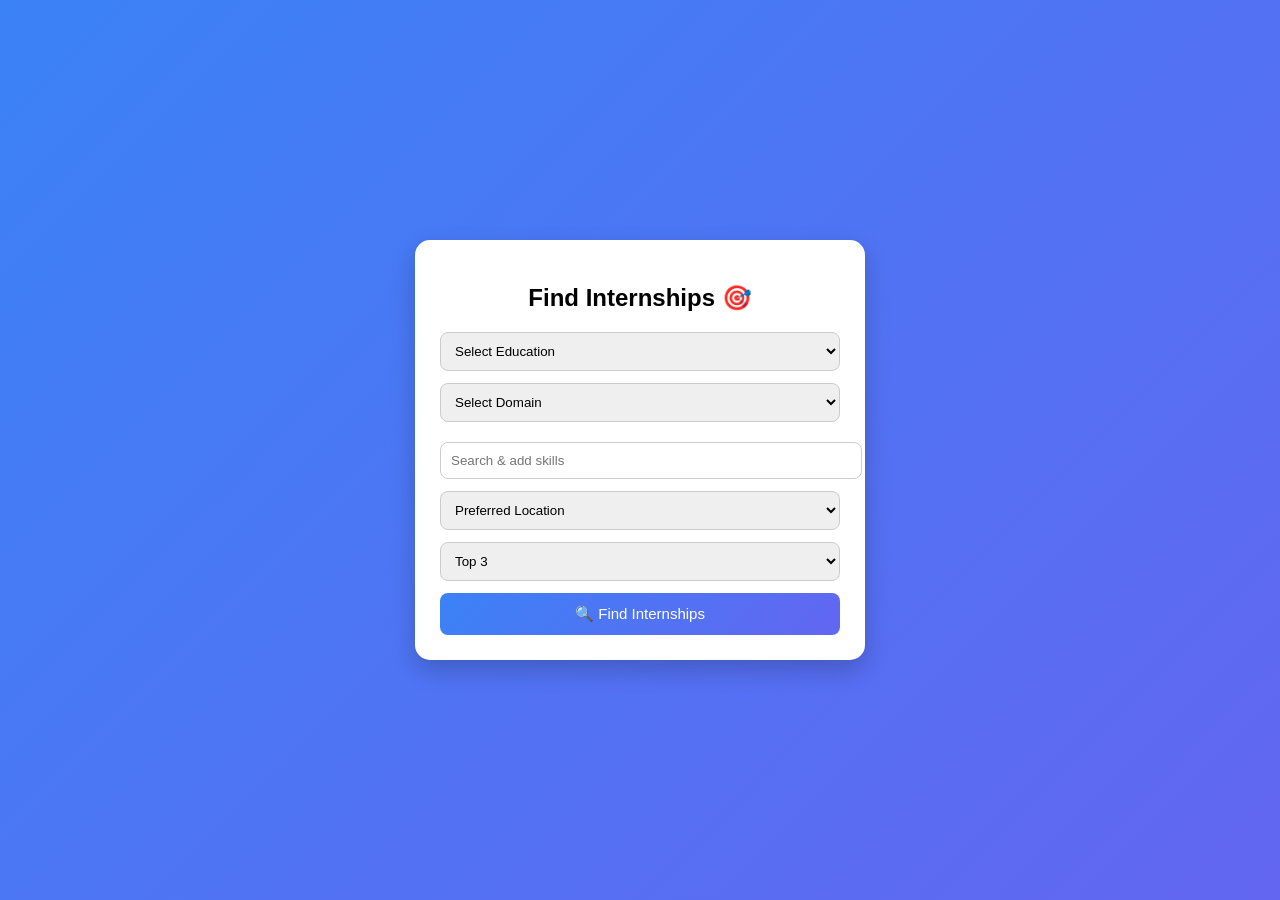
<file: university_project/pages/details.html>
<!DOCTYPE html>
<html lang="en">

<head>
  <meta charset="UTF-8">
  <title>Complete Profile</title>

  <style>
    /* ===== BODY ===== */
    body {
      margin: 0;
      font-family: "Segoe UI", sans-serif;
      background: linear-gradient(135deg, #3b82f6, #6366f1);
      display: flex;
      justify-content: center;
      align-items: center;
      height: 100vh;
    }

    /* ===== CARD ===== */
    .card {
      width: 400px;
      background: white;
      padding: 25px;
      border-radius: 15px;
      box-shadow: 0 10px 25px rgba(0, 0, 0, 0.2);
    }

    h2 {
      text-align: center;
      margin-bottom: 20px;
    }

    /* ===== INPUTS ===== */
    select,
    input {
      width: 100%;
      padding: 10px;
      margin-bottom: 12px;
      border-radius: 8px;
      border: 1px solid #ccc;
    }

    select:focus,
    input:focus {
      outline: none;
      border-color: #3b82f6;
    }

    /* ===== BUTTON ===== */
    button {
      width: 100%;
      padding: 12px;
      background: linear-gradient(135deg, #3b82f6, #6366f1);
      color: white;
      border: none;
      border-radius: 8px;
      cursor: pointer;
      font-size: 15px;
    }

    button:hover {
      transform: scale(1.03);
    }

    /* ===== SKILLS ===== */
    .skillsBox {
      position: relative;
    }

    .selectedSkills {
      display: flex;
      flex-wrap: wrap;
      gap: 6px;
      margin-bottom: 8px;
    }

    .tag {
      background: #3b82f6;
      color: white;
      padding: 5px 10px;
      border-radius: 20px;
      font-size: 12px;
    }

    .tag span {
      margin-left: 5px;
      cursor: pointer;
    }

    /* dropdown */
    .dropdown {
      position: absolute;
      width: 100%;
      background: white;
      border: 1px solid #ccc;
      max-height: 150px;
      overflow-y: auto;
      border-radius: 6px;
      z-index: 10;
    }

    .dropdown div {
      padding: 8px;
      cursor: pointer;
    }

    .dropdown div:hover {
      background: #f1f5f9;
    }

    .hidden {
      display: none;
    }
  </style>
</head>

<body>

  <div class="card">

    <h2>Find Internships 🎯</h2>

    <!-- EDUCATION -->
    <select id="education">
      <option value="">Select Education</option>
      <option>B.Tech</option>
      <option>M.Tech</option>
      <option>BCA</option>
      <option>MCA</option>
      <option>BBA</option>
      <option>B.Com</option>
    </select>

    <!-- DOMAIN -->
    <select id="domain">
      <option value="">Select Domain</option>
      <option>IT & Software</option>
      <option>Data Analytics</option>
      <option>Banking & Financial Services</option>
      <option>Electronics & Embedded Systems</option>
      <option>Mechanical Engineering</option>
      <option>Civil & Infrastructure</option>
    </select>

    <!-- SKILLS -->
    <div class="skillsBox">

      <div id="selectedSkills" class="selectedSkills"></div>

      <input id="skillsInput" placeholder="Search & add skills" onkeyup="filterSkills()" onclick="showSkills()">

      <div id="skillsList" class="dropdown hidden"></div>

    </div>

    <!-- LOCATION -->
    <select id="location">
      <option value="">Preferred Location</option>
      <option>Bangalore</option>
      <option>Hyderabad</option>
      <option>Mumbai</option>
      <option>Chennai</option>
      <option>Delhi</option>
    </select>

    <!-- TOP K -->
    <select id="topk">
      <option value="3">Top 3</option>
      <option value="5">Top 5</option>
    </select>

    <button onclick="submitDetails()">🔍 Find Internships</button>

  </div>

  <script>

    //
    // 🔥 SKILLS (from opportunity.json)
    //
    let allSkills = [];

    // fetch from backend
    fetch("http://127.0.0.1:5000/skills")
      .then(res => res.json())
      .then(data => {
        allSkills = data;
      })
      .catch(err => console.error("Error loading skills:", err));

    let selectedSkills = [];

    function showSkills() {
      renderSkills(allSkills);
      document.getElementById("skillsList").classList.remove("hidden");
    }

    function filterSkills() {
      const value = document.getElementById("skillsInput").value.toLowerCase();

      const filtered = allSkills.filter(skill =>
        skill.toLowerCase().includes(value)
      );

      renderSkills(filtered);
    }

    function renderSkills(list) {
      const container = document.getElementById("skillsList");

      let html = "";

      list.forEach(skill => {
        html += `<div onclick="addSkill('${skill}')">${skill}</div>`;
      });

      container.innerHTML = html;
    }


    function addSkill(skill) {
      if (!selectedSkills.includes(skill)) {
        selectedSkills.push(skill);
      }

      updateSkillUI();

      document.getElementById("skillsInput").value = "";
      document.getElementById("skillsList").classList.add("hidden");
    }

    function removeSkill(skill) {
      selectedSkills = selectedSkills.filter(s => s !== skill);
      updateSkillUI();
    }

    function updateSkillUI() {
      const container = document.getElementById("selectedSkills");

      let html = "";

      selectedSkills.forEach(skill => {
        html += `
      <span class="tag">
        ${skill}
        <span onclick="removeSkill('${skill}')">❌</span>
      </span>
    `;
      });

      container.innerHTML = html;
    }

    //
    // 🚀 SUBMIT
    //
    function submitDetails() {

      const education = document.getElementById("education").value;
      const domain = document.getElementById("domain").value;
      const location = document.getElementById("location").value;
      const topk = parseInt(document.getElementById("topk").value);

      if (!education || !domain || selectedSkills.length === 0 || !location) {
        alert("Please fill all fields");
        return;
      }

      fetch("http://127.0.0.1:5000/recommend", {
        method: "POST",
        headers: {
          "Content-Type": "application/json"
        },
        body: JSON.stringify({
          education: education,
          domain: domain,
          skills: selectedSkills,
          location: location,
          topk: topk
        })
      })
        .then(res => res.json())
        .then(data => {

          console.log("Results:", data);

          localStorage.setItem("results", JSON.stringify(data));
          localStorage.setItem("domain", domain);
          localStorage.setItem("skills", selectedSkills.join(", "));

          window.location.href = "dashboard.html";
        })
        .catch(err => {
          console.error(err);
          alert("Server error");
        });
    }

  </script>

</body>

</html>
</file>
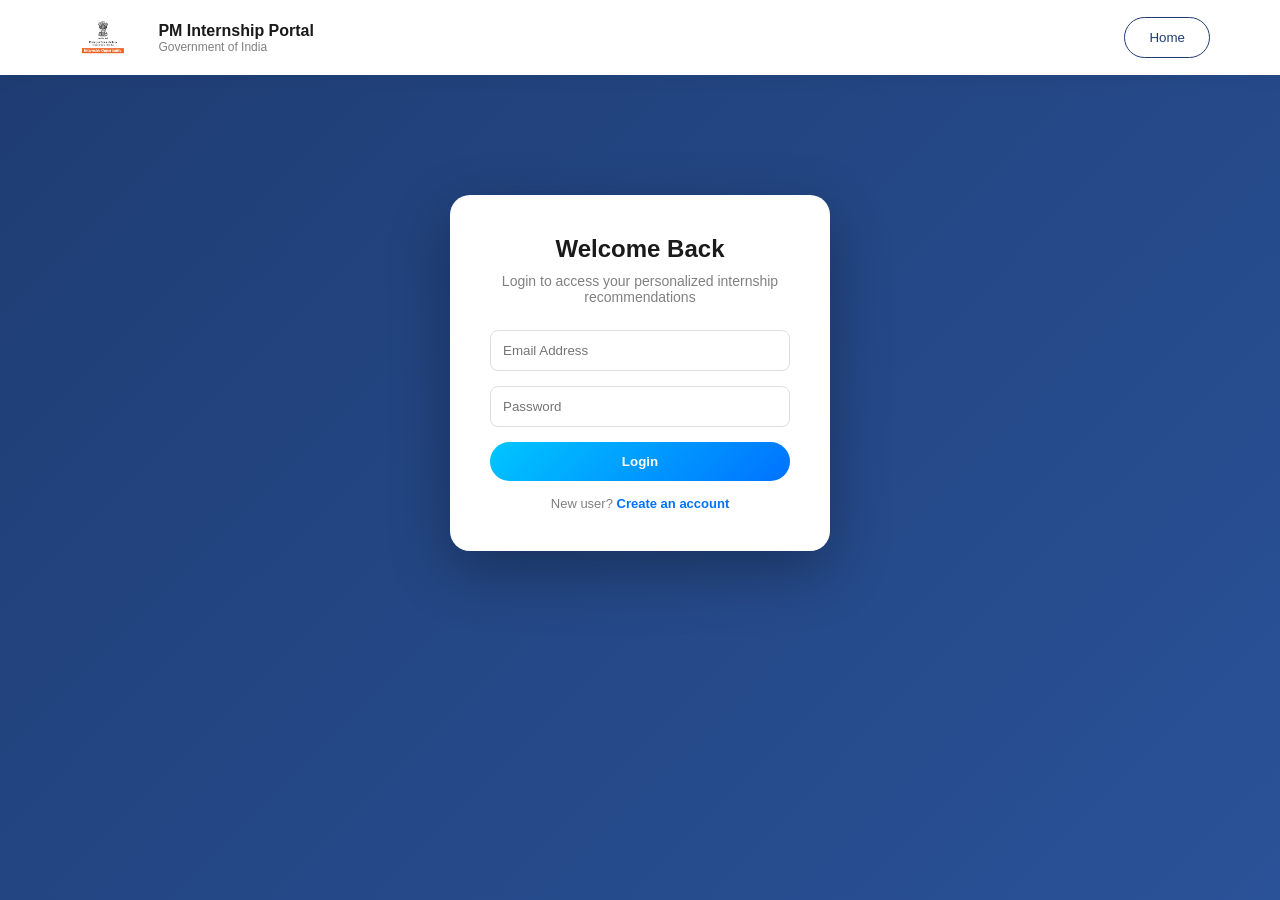
<file: university_project/pages/login.html>
<!DOCTYPE html>
<html lang="en">

<head>
  <meta charset="UTF-8">
  <title>Login - Internship Portal</title>
  <link rel="stylesheet" href="style.css">
</head>

<body class="loginPage">

  <!-- NAVBAR (same as index) -->
  <nav class="navbar">
    <div class="nav-left">
      <img src="images/gov-logo.png" class="navLogo">
      <div class="navText">
        <span>PM Internship Portal</span>
        <small>Government of India</small>
      </div>
    </div>

    <div class="nav-right">
      <button class="secondaryBtn" onclick="goHome()">Home</button>
    </div>
  </nav>

  <!-- LOGIN SECTION -->
  <section class="loginSection">

    <div class="loginBox">

      <h2>Welcome Back</h2>
      <p class="loginSub">
        Login to access your personalized internship recommendations
      </p>

      <input type="email" placeholder="Email Address">
      <input type="password" placeholder="Password">

      <button onclick="login()">Login</button>

      <p class="registerText">
        New user? <span onclick="goRegister()">Create an account</span>
      </p>

    </div>

  </section>

  <script>
    function login() {

      const email = document.querySelector('input[type="email"]').value;
      const password = document.querySelector('input[type="password"]').value;

      fetch("http://localhost:5000/login", {
        method: "POST",
        headers: {
          "Content-Type": "application/json"
        },
        body: JSON.stringify({
          email: email,
          password: password
        })
      })
        .then(res => res.json())
        .then(data => {

          console.log("Response:", data);

          if (data.success) {
            // ✅ correct login
            window.location.href = "details.html";
          } else {
            // ❌ wrong login
            alert(data.message || "Invalid credentials");
          }

        })
        .catch(err => {
          console.error(err);
          alert("Server error");
        });
    }

    function goHome() {
      window.location.href = "index.html";
    }

    function goRegister() {
      window.location.href = "register.html";
    }
  </script>

</body>

</html>
</file>
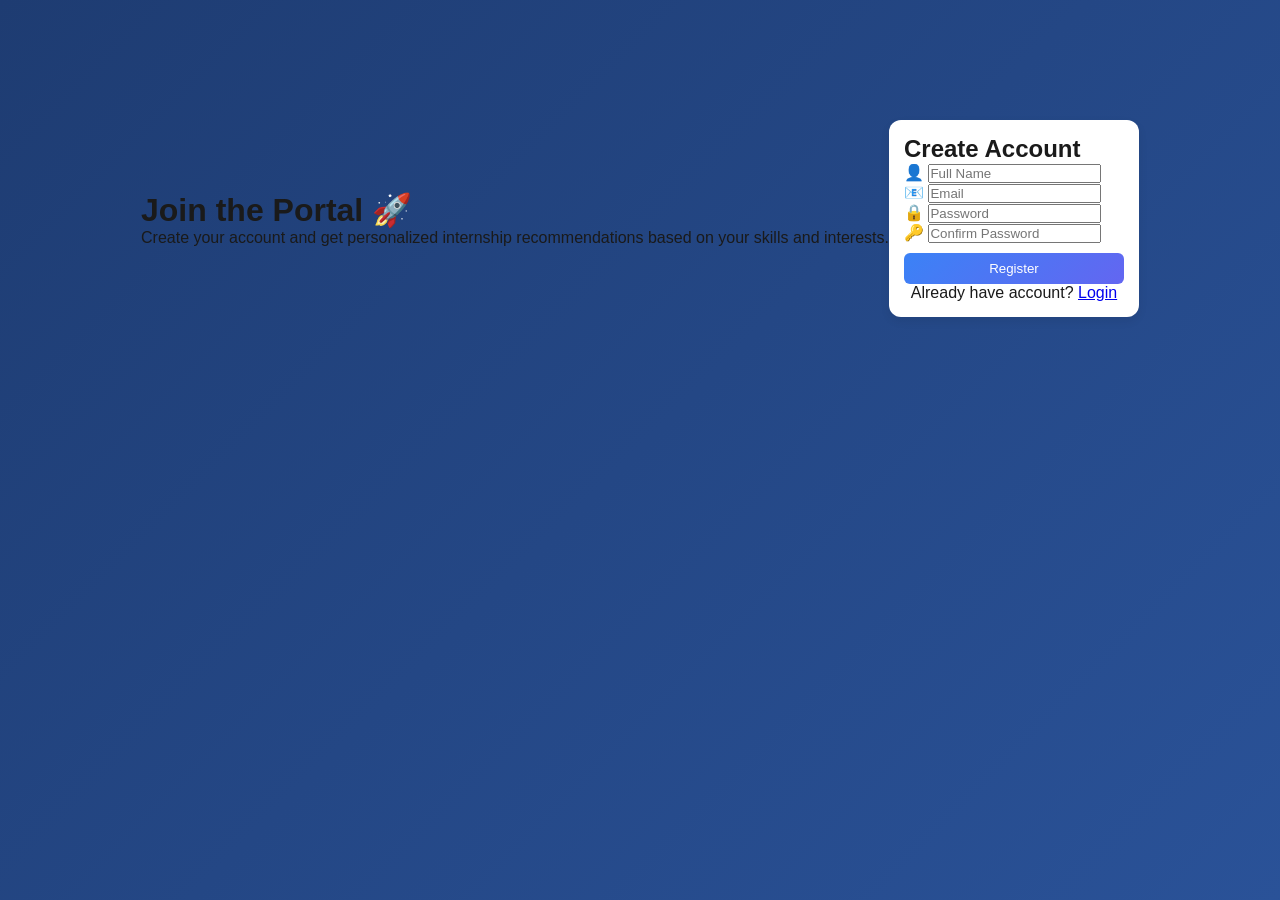
<file: university_project/pages/register.html>
<!DOCTYPE html>
<html>

<head>
  <title>Register</title>
  <link rel="stylesheet" href="style.css">
</head>

<body class="loginPage">

  <div class="loginSection">

    <!-- LEFT SIDE -->
    <div class="loginInfo">
      <h1>Join the Portal 🚀</h1>
      <p>
        Create your account and get personalized internship
        recommendations based on your skills and interests.
      </p>
    </div>

    <!-- RIGHT SIDE CARD -->
    <div class="card loginCard">

      <h2>Create Account</h2>

      <!-- Inputs -->
      <div class="inputGroup">
        <span>👤</span>
        <input type="text" id="name" placeholder="Full Name">
      </div>

      <div class="inputGroup">
        <span>📧</span>
        <input type="email" id="email" placeholder="Email">
      </div>

      <div class="inputGroup">
        <span>🔒</span>
        <input type="password" id="password" placeholder="Password">
      </div>

      <div class="inputGroup">
        <span>🔑</span>
        <input type="password" id="confirmPassword" placeholder="Confirm Password">
      </div>

      <!-- Button -->
      <button onclick="register()">Register</button>

      <!-- Link -->
      <p style="text-align:center;">
        Already have account? <a href="login.html">Login</a>
      </p>

    </div>

  </div>

  <script>
    async function register() {

      const name = document.getElementById("name").value;
      const email = document.getElementById("email").value;
      const password = document.getElementById("password").value;
      const confirmPassword = document.getElementById("confirmPassword").value;

      // ✅ VALIDATION
      if (!name || !email || !password || !confirmPassword) {
        alert("All fields required");
        return;
      }

      if (password !== confirmPassword) {
        alert("Passwords do not match");
        return;
      }

      try {
        const res = await fetch("/register", {
          method: "POST",
          headers: { "Content-Type": "application/json" },
          body: JSON.stringify({ name, email, password })
        });

        const data = await res.json();

        if (data.message === "User already exists") {
          alert("Email already registered");
        } else {
          alert("Registration successful");
          window.location.href = "login.html";
        }

      } catch (err) {
        alert("Error registering");
      }
    }
  </script>

</body>

</html>
</file>
<file: pages/style.css>
@import url('https://fonts.googleapis.com/css2?family=Poppins:wght@300;400;600;700&display=swap');

* {
  margin: 0;
  padding: 0;
  box-sizing: border-box;
  font-family: 'Poppins', sans-serif;
}

body {
  background: #f4f7fb;
  color: #1a1a1a;
}

/* ================= NAVBAR ================= */

.navbar {
  display: flex;
  justify-content: space-between;
  align-items: center;
  padding: 15px 60px;
  background: white;
  box-shadow: 0 5px 20px rgba(0, 0, 0, 0.05);
}

.nav-left {
  display: flex;
  align-items: center;
  gap: 12px;
}

.navLogo {
  height: 45px;
}

.navText span {
  font-weight: 600;
  font-size: 16px;
}

.navText small {
  display: block;
  font-size: 12px;
  color: gray;
}

/* ================= BUTTONS ================= */

.primaryBtn {
  background: linear-gradient(135deg, #00c6ff, #0072ff);
  color: white;
  padding: 12px 24px;
  border-radius: 30px;
  border: none;
  font-weight: 600;
  cursor: pointer;
  transition: 0.3s ease;
}

.primaryBtn:hover {
  transform: translateY(-3px);
  box-shadow: 0 10px 20px rgba(0, 0, 0, 0.2);
}

.secondaryBtn {
  background: transparent;
  border: 1px solid #1e3c72;
  color: #1e3c72;
  padding: 12px 24px;
  border-radius: 30px;
  cursor: pointer;
  margin-right: 10px;
  transition: 0.3s;
}

.secondaryBtn:hover {
  background: #1e3c72;
  color: white;
}

/* ================= HERO ================= */

.hero {
  display: flex;
  align-items: center;
  justify-content: space-between;
  padding: 100px 80px;
  background: linear-gradient(135deg, #1e3c72, #2a5298);
  color: white;
}

.hero-left {
  max-width: 550px;
}

.hero-left h1 {
  font-size: 52px;
  margin-bottom: 20px;
  line-height: 1.2;
}

.hero-left p {
  font-size: 18px;
  margin-bottom: 30px;
  opacity: 0.9;
}

.hero-buttons button {
  margin-right: 15px;
}

.hero-right img {
  width: 420px;
  border-radius: 20px;
  box-shadow: 0 20px 50px rgba(0, 0, 0, 0.3);
}

/* ================= STATS ================= */

.stats {
  display: flex;
  justify-content: space-around;
  padding: 50px;
  background: white;
  text-align: center;
}

.stat h2 {
  font-size: 36px;
  color: #1e3c72;
}

.stat p {
  font-size: 14px;
  opacity: 0.7;
}

/* ================= FEATURES ================= */

.features {
  display: flex;
  justify-content: center;
  gap: 40px;
  padding: 80px;
}

.featureCard {
  width: 260px;
  padding: 30px;
  border-radius: 20px;
  background: white;
  text-align: center;
  transition: 0.3s ease;
  box-shadow: 0 10px 30px rgba(0, 0, 0, 0.05);
}

.featureCard:hover {
  transform: translateY(-10px);
  box-shadow: 0 20px 40px rgba(0, 0, 0, 0.1);
}

.featureCard h3 {
  margin-bottom: 10px;
}

.featureCard p {
  font-size: 14px;
  opacity: 0.8;
}

/* ================= FOOTER ================= */

.footer {
  text-align: center;
  padding: 20px;
  background: #1e3c72;
  color: white;
}

/* ================= RESPONSIVE ================= */

@media(max-width: 900px) {
  .hero {
    flex-direction: column;
    text-align: center;
    gap: 40px;
  }

  .hero-right img {
    width: 300px;
  }

  .features {
    flex-direction: column;
    align-items: center;
  }
}

/* ================= LOGIN PAGE ================= */

.loginPage {
  min-height: 100vh;
  background: linear-gradient(135deg, #1e3c72, #2a5298);
}

/* CENTER LOGIN */
.loginSection {
  display: flex;
  justify-content: center;
  align-items: center;
  padding: 120px 20px;
}

/* LOGIN CARD */
.loginBox {
  width: 380px;
  background: white;
  padding: 40px;
  border-radius: 20px;
  text-align: center;
  box-shadow: 0 20px 60px rgba(0, 0, 0, 0.3);
  animation: fadeIn 0.6s ease;
}

.loginBox h2 {
  margin-bottom: 10px;
}

.loginSub {
  font-size: 14px;
  margin-bottom: 25px;
  color: gray;
}

/* INPUTS */
.loginBox input {
  width: 100%;
  padding: 12px;
  margin-bottom: 15px;
  border-radius: 8px;
  border: 1px solid #ddd;
  outline: none;
  transition: 0.3s;
}

.loginBox input:focus {
  border: 1px solid #0072ff;
  box-shadow: 0 0 8px rgba(0, 114, 255, 0.3);
}

/* BUTTON */
.loginBox button {
  width: 100%;
  padding: 12px;
  border: none;
  border-radius: 30px;
  background: linear-gradient(135deg, #00c6ff, #0072ff);
  color: white;
  font-weight: 600;
  cursor: pointer;
  transition: 0.3s;
}

.loginBox button:hover {
  transform: translateY(-2px);
  box-shadow: 0 10px 25px rgba(0, 0, 0, 0.2);
}

.registerText {
  margin-top: 15px;
  font-size: 13px;
  color: gray;
}

.registerText span {
  color: #0072ff;
  font-weight: 600;
  cursor: pointer;
}

.registerText span:hover {
  text-decoration: underline;
}

/* ================= REGISTER PAGE ================= */

.loginPage {
  min-height: 100vh;
  background: linear-gradient(135deg, #1e3c72, #2a5298);
}

/* CENTER CONTAINER */
.loginSection {
  display: flex;
  justify-content: center;
  align-items: center;
  padding: 120px 20px;
}

/* REGISTER CARD */
.registerBox {
  width: 420px;
  background: white;
  padding: 35px;
  border-radius: 20px;
  box-shadow: 0 20px 60px rgba(0, 0, 0, 0.3);
}

.registerBox h2 {
  text-align: center;
  margin-bottom: 20px;
}

/* INPUTS */
.registerBox input,
.registerBox select {
  width: 100%;
  padding: 12px;
  margin-bottom: 12px;
  border-radius: 8px;
  border: 1px solid #ddd;
  outline: none;
  transition: 0.3s;
  font-size: 14px;
}

/* INPUT FOCUS */
.registerBox input:focus,
.registerBox select:focus {
  border: 1px solid #0072ff;
  box-shadow: 0 0 8px rgba(0, 114, 255, 0.3);
}

/* BUTTON */
.registerBox button {
  width: 100%;
  padding: 12px;
  margin-top: 10px;
  border-radius: 30px;
  border: none;
  background: linear-gradient(135deg, #00c6ff, #0072ff);
  color: white;
  font-weight: 600;
  cursor: pointer;
  transition: 0.3s;
}

.registerBox button:hover {
  transform: translateY(-2px);
  box-shadow: 0 10px 25px rgba(0, 0, 0, 0.2);
}

/* STEP SWITCH */
.hidden {
  display: none;
}


/* ================= DASHBOARD ================= */

.dashboardPage {
  background: #f4f7fb;
}

/* CONTAINER */
.dashboardContainer {
  padding: 100px 60px;
}

/* SEARCH BOX */
.searchBox {
  background: white;
  padding: 25px;
  border-radius: 15px;
  box-shadow: 0 10px 30px rgba(0, 0, 0, 0.05);
  margin-bottom: 40px;
}

.searchBox h2 {
  margin-bottom: 15px;
}

.searchBox input,
.searchBox select {
  padding: 10px;
  margin-right: 10px;
  border-radius: 8px;
  border: 1px solid #ddd;
}

/* BUTTON */
.searchBox button {
  padding: 10px 20px;
  border-radius: 25px;
  border: none;
  background: linear-gradient(135deg, #00c6ff, #0072ff);
  color: white;
  cursor: pointer;
}

/* RESULTS GRID */
.resultsGrid {
  display: flex;
  flex-wrap: wrap;
  gap: 20px;
}

/* CARD */
.card {
  width: 280px;
  background: white;
  padding: 20px;
  border-radius: 15px;
  box-shadow: 0 10px 25px rgba(0, 0, 0, 0.08);
  transition: 0.3s;
}

.card:hover {
  transform: translateY(-5px);
}

/* CARD HEADER */
.cardHeader {
  display: flex;
  justify-content: space-between;
  align-items: center;
}

.score {
  background: #00c6ff;
  color: white;
  padding: 5px 10px;
  border-radius: 10px;
  font-size: 12px;
}

/* APPLY BUTTON */
.applyBtn {
  margin-top: 10px;
  width: 100%;
  padding: 8px;
  border-radius: 20px;
  border: none;
  background: #1e3c72;
  color: white;
  cursor: pointer;
}

/* TAB SWITCH */
.tabSwitch {
  display: flex;
  gap: 10px;
  margin-bottom: 15px;
}

.tabSwitch button {
  flex: 1;
  padding: 10px;
  border-radius: 20px;
  border: none;
  background: #ddd;
  cursor: pointer;
}

.tabSwitch .active {
  background: #1e3c72;
  color: white;
}

/* DOMAIN SEARCH BOX */
.domainBox {
  position: relative;
}

/* FLOAT LIST */
.domainList {
  position: absolute;
  width: 100%;
  background: white;
  border-radius: 10px;
  margin-top: 5px;
  max-height: 200px;
  overflow-y: auto;
  box-shadow: 0 10px 30px rgba(0, 0, 0, 0.2);
  z-index: 10;
}

/* EACH ITEM */
.domainItem {
  padding: 10px;
  cursor: pointer;
  transition: 0.2s;
}

.domainItem:hover {
  background: #f0f4ff;
}

.skillsBox {
  position: relative;
  margin-top: 15px;
}

.selectedSkills {
  display: flex;
  flex-wrap: wrap;
  gap: 8px;
  margin-bottom: 8px;
}

.skillTag {
  background: #1e3c72;
  color: white;
  padding: 5px 10px;
  border-radius: 15px;
  font-size: 12px;
}

.skillTag span {
  margin-left: 6px;
  cursor: pointer;
}

/* DASHBOARD LAYOUT */
.dashboardPage {
  display: flex;
  font-family: 'Poppins', sans-serif;
}

/* SIDEBAR */
.sidebar {
  width: 250px;
  height: 100vh;
  background: #1e3c72;
  color: white;
  padding: 20px;
}

.sidebar h2 {
  margin-bottom: 20px;
}

.sidebar ul {
  list-style: none;
}

.sidebar li {
  padding: 10px;
  cursor: pointer;
  border-radius: 8px;
}

.sidebar li.active,
.sidebar li:hover {
  background: rgba(255, 255, 255, 0.2);
}

/* MINI CARDS */
.sidebarSection {
  margin-top: 30px;
}

.miniCard {
  background: rgba(255, 255, 255, 0.1);
  padding: 8px;
  border-radius: 8px;
  margin-bottom: 10px;
  font-size: 13px;
}

/* MAIN */
.mainContent {
  flex: 1;
  padding: 40px;
}

/* HEADER */
.header {
  display: flex;
  justify-content: space-between;
  align-items: center;
}

.stats span {
  background: #00c6ff;
  padding: 5px 10px;
  border-radius: 10px;
  color: white;
}

/* PROFILE BOX */
.profileBox {
  background: white;
  padding: 20px;
  border-radius: 10px;
  margin: 20px 0;
  box-shadow: 0 5px 15px rgba(0, 0, 0, 0.05);
}

/* CARDS */
.cardGrid {
  display: flex;
  gap: 20px;
}

.card {
  background: white;
  padding: 20px;
  border-radius: 15px;
  width: 250px;
  box-shadow: 0 10px 25px rgba(0, 0, 0, 0.08);
  position: relative;
}

.card h3 {
  margin-bottom: 5px;
}

.card .score {
  position: absolute;
  top: 15px;
  right: 15px;
  background: #00c6ff;
  color: white;
  padding: 5px 8px;
  border-radius: 8px;
  font-size: 12px;
}

.card button {
  margin-top: 10px;
  width: 100%;
  padding: 8px;
  border-radius: 20px;
  border: none;
  background: #1e3c72;
  color: white;
  cursor: pointer;
}

/* TOP HEADER */
.topHeader {
  display: flex;
  justify-content: space-between;
  align-items: center;
  margin-bottom: 20px;
}

.headerRight {
  display: flex;
  align-items: center;
  gap: 15px;
}

/* APPLIED BOX */
.appliedBox {
  background: #1e3c72;
  color: white;
  padding: 8px 15px;
  border-radius: 20px;
  font-size: 14px;
}

.appliedBox span {
  font-weight: bold;
  margin-left: 5px;
}

/* LOGOUT BUTTON */
.topHeader button {
  padding: 8px 15px;
  border-radius: 20px;
  border: none;
  background: #ff4d4d;
  color: white;
  cursor: pointer;
}

/* MAIN NAVBAR */
.mainNavbar {
  position: fixed;
  top: 0;
  width: 100%;
  height: 70px;
  background: white;
  display: flex;
  justify-content: space-between;
  align-items: center;
  padding: 0 60px;
  box-shadow: 0 5px 20px rgba(0, 0, 0, 0.05);
  z-index: 100;
}

.dashboardPage {
  display: flex;
  margin-top: 70px;
  /* PUSH DOWN BELOW NAVBAR */
}

/* ANIMATION */
@keyframes fadeIn {
  from {
    opacity: 0;
    transform: translateY(20px);
  }

  to {
    opacity: 1;
    transform: translateY(0);
  }
}

/* Page background */
.detailsPage {
  background: linear-gradient(135deg, #3b82f6, #6366f1);
  min-height: 100vh;
}

/* Center container */
.container {
  display: flex;
  justify-content: center;
  align-items: center;
  height: 90vh;
}

/* Card */
.formCard {
  width: 400px;
  padding: 30px;
  border-radius: 16px;
  background: white;
  box-shadow: 0 10px 25px rgba(0, 0, 0, 0.15);
  text-align: center;
}

/* Title */
.formCard h2 {
  margin-bottom: 20px;
}

/* Inputs & selects */
.formCard select,
.formCard input {
  width: 100%;
  padding: 12px;
  margin-bottom: 12px;
  border-radius: 8px;
  border: 1px solid #ccc;
  font-size: 14px;
}

/* Focus effect */
.formCard select:focus,
.formCard input:focus {
  outline: none;
  border-color: #3b82f6;
}

/* Button */
.formCard button {
  width: 100%;
  padding: 12px;
  background: linear-gradient(135deg, #3b82f6, #6366f1);
  color: white;
  border: none;
  border-radius: 8px;
  font-size: 15px;
  cursor: pointer;
  transition: 0.3s;
}

.formCard button:hover {
  transform: scale(1.05);
  opacity: 0.9;
}

/* RESET */
* {
  margin: 0;
  padding: 0;
  box-sizing: border-box;
  font-family: "Segoe UI", sans-serif;
}

/* BODY */
.dashboardPage {
  display: flex;
  background: #f1f5f9;
}

/* SIDEBAR */
.sidebar {
  width: 250px;
  height: 100vh;
  background: linear-gradient(180deg, #1e293b, #0f172a);
  color: white;
  padding: 20px;
}

.sidebar h2 {
  margin-bottom: 20px;
}

.sidebar ul {
  list-style: none;
}

.sidebar ul li {
  padding: 10px;
  margin: 5px 0;
  border-radius: 6px;
  cursor: pointer;
}

.sidebar ul li.active,
.sidebar ul li:hover {
  background: #3b82f6;
}

/* Sidebar section */
.sidebarSection {
  margin-top: 20px;
}

.miniCard {
  background: rgba(255, 255, 255, 0.1);
  padding: 8px;
  margin-top: 8px;
  border-radius: 6px;
  font-size: 13px;
}

/* MAIN */
.mainContent {
  flex: 1;
  padding: 20px;
}

/* HEADER */
.topHeader {
  display: flex;
  justify-content: space-between;
  align-items: center;
  margin-bottom: 20px;
}

.headerRight {
  display: flex;
  gap: 15px;
  align-items: center;
}

.appliedBox {
  background: #e0f2fe;
  padding: 8px 12px;
  border-radius: 20px;
}

/* PROFILE */
.profileBox {
  background: white;
  padding: 15px;
  border-radius: 10px;
  margin-bottom: 20px;
}

/* GRID */
.cardGrid {
  display: grid;
  grid-template-columns: repeat(auto-fill, minmax(250px, 1fr));
  gap: 20px;
}

/* CARD */
.card {
  background: white;
  padding: 15px;
  border-radius: 12px;
  transition: 0.3s;
  box-shadow: 0 4px 10px rgba(0, 0, 0, 0.08);
  position: relative;
}

/* HOVER EFFECT 🔥 */
.card:hover {
  transform: translateY(-8px) scale(1.02);
}

/* COMPANY */
.company {
  color: #64748b;
}

/* SCORE BADGE */
.score {
  position: absolute;
  top: 10px;
  right: 10px;
  background: #22c55e;
  color: white;
  padding: 5px 10px;
  border-radius: 20px;
  font-size: 12px;
}

/* BUTTON */
.card button {
  margin-top: 10px;
  width: 100%;
  padding: 8px;
  background: linear-gradient(135deg, #3b82f6, #6366f1);
  border: none;
  color: white;
  border-radius: 6px;
  cursor: pointer;
}

.card button:hover {
  opacity: 0.9;
}

/* Profile Card */
.profileCard {
  background: white;
  padding: 25px;
  border-radius: 12px;
  width: 400px;
  box-shadow: 0 5px 15px rgba(0, 0, 0, 0.08);
}

.profileCard h3 {
  margin-bottom: 15px;
  color: #4a6cf7;
}

.profileCard p {
  margin: 10px 0;
  font-size: 15px;
}
</file>
<file: university_project/pages/style.css>
@import url('https://fonts.googleapis.com/css2?family=Poppins:wght@300;400;600;700&display=swap');

* {
  margin: 0;
  padding: 0;
  box-sizing: border-box;
  font-family: 'Poppins', sans-serif;
}

body {
  background: #f4f7fb;
  color: #1a1a1a;
}

/* ================= NAVBAR ================= */

.navbar {
  display: flex;
  justify-content: space-between;
  align-items: center;
  padding: 15px 60px;
  background: white;
  box-shadow: 0 5px 20px rgba(0, 0, 0, 0.05);
}

.nav-left {
  display: flex;
  align-items: center;
  gap: 12px;
}

.navLogo {
  height: 45px;
}

.navText span {
  font-weight: 600;
  font-size: 16px;
}

.navText small {
  display: block;
  font-size: 12px;
  color: gray;
}

/* ================= BUTTONS ================= */

.primaryBtn {
  background: linear-gradient(135deg, #00c6ff, #0072ff);
  color: white;
  padding: 12px 24px;
  border-radius: 30px;
  border: none;
  font-weight: 600;
  cursor: pointer;
  transition: 0.3s ease;
}

.primaryBtn:hover {
  transform: translateY(-3px);
  box-shadow: 0 10px 20px rgba(0, 0, 0, 0.2);
}

.secondaryBtn {
  background: transparent;
  border: 1px solid #1e3c72;
  color: #1e3c72;
  padding: 12px 24px;
  border-radius: 30px;
  cursor: pointer;
  margin-right: 10px;
  transition: 0.3s;
}

.secondaryBtn:hover {
  background: #1e3c72;
  color: white;
}

/* ================= HERO ================= */

.hero {
  display: flex;
  align-items: center;
  justify-content: space-between;
  padding: 100px 80px;
  background: linear-gradient(135deg, #1e3c72, #2a5298);
  color: white;
}

.hero-left {
  max-width: 550px;
}

.hero-left h1 {
  font-size: 52px;
  margin-bottom: 20px;
  line-height: 1.2;
}

.hero-left p {
  font-size: 18px;
  margin-bottom: 30px;
  opacity: 0.9;
}

.hero-buttons button {
  margin-right: 15px;
}

.hero-right img {
  width: 420px;
  border-radius: 20px;
  box-shadow: 0 20px 50px rgba(0, 0, 0, 0.3);
}

/* ================= STATS ================= */

.stats {
  display: flex;
  justify-content: space-around;
  padding: 50px;
  background: white;
  text-align: center;
}

.stat h2 {
  font-size: 36px;
  color: #1e3c72;
}

.stat p {
  font-size: 14px;
  opacity: 0.7;
}

/* ================= FEATURES ================= */

.features {
  display: flex;
  justify-content: center;
  gap: 40px;
  padding: 80px;
}

.featureCard {
  width: 260px;
  padding: 30px;
  border-radius: 20px;
  background: white;
  text-align: center;
  transition: 0.3s ease;
  box-shadow: 0 10px 30px rgba(0, 0, 0, 0.05);
}

.featureCard:hover {
  transform: translateY(-10px);
  box-shadow: 0 20px 40px rgba(0, 0, 0, 0.1);
}

.featureCard h3 {
  margin-bottom: 10px;
}

.featureCard p {
  font-size: 14px;
  opacity: 0.8;
}

/* ================= FOOTER ================= */

.footer {
  text-align: center;
  padding: 20px;
  background: #1e3c72;
  color: white;
}

/* ================= RESPONSIVE ================= */

@media(max-width: 900px) {
  .hero {
    flex-direction: column;
    text-align: center;
    gap: 40px;
  }

  .hero-right img {
    width: 300px;
  }

  .features {
    flex-direction: column;
    align-items: center;
  }
}

/* ================= LOGIN PAGE ================= */

.loginPage {
  min-height: 100vh;
  background: linear-gradient(135deg, #1e3c72, #2a5298);
}

/* CENTER LOGIN */
.loginSection {
  display: flex;
  justify-content: center;
  align-items: center;
  padding: 120px 20px;
}

/* LOGIN CARD */
.loginBox {
  width: 380px;
  background: white;
  padding: 40px;
  border-radius: 20px;
  text-align: center;
  box-shadow: 0 20px 60px rgba(0, 0, 0, 0.3);
  animation: fadeIn 0.6s ease;
}

.loginBox h2 {
  margin-bottom: 10px;
}

.loginSub {
  font-size: 14px;
  margin-bottom: 25px;
  color: gray;
}

/* INPUTS */
.loginBox input {
  width: 100%;
  padding: 12px;
  margin-bottom: 15px;
  border-radius: 8px;
  border: 1px solid #ddd;
  outline: none;
  transition: 0.3s;
}

.loginBox input:focus {
  border: 1px solid #0072ff;
  box-shadow: 0 0 8px rgba(0, 114, 255, 0.3);
}

/* BUTTON */
.loginBox button {
  width: 100%;
  padding: 12px;
  border: none;
  border-radius: 30px;
  background: linear-gradient(135deg, #00c6ff, #0072ff);
  color: white;
  font-weight: 600;
  cursor: pointer;
  transition: 0.3s;
}

.loginBox button:hover {
  transform: translateY(-2px);
  box-shadow: 0 10px 25px rgba(0, 0, 0, 0.2);
}

.registerText {
  margin-top: 15px;
  font-size: 13px;
  color: gray;
}

.registerText span {
  color: #0072ff;
  font-weight: 600;
  cursor: pointer;
}

.registerText span:hover {
  text-decoration: underline;
}

/* ================= REGISTER PAGE ================= */

.loginPage {
  min-height: 100vh;
  background: linear-gradient(135deg, #1e3c72, #2a5298);
}

/* CENTER CONTAINER */
.loginSection {
  display: flex;
  justify-content: center;
  align-items: center;
  padding: 120px 20px;
}

/* REGISTER CARD */
.registerBox {
  width: 420px;
  background: white;
  padding: 35px;
  border-radius: 20px;
  box-shadow: 0 20px 60px rgba(0, 0, 0, 0.3);
}

.registerBox h2 {
  text-align: center;
  margin-bottom: 20px;
}

/* INPUTS */
.registerBox input,
.registerBox select {
  width: 100%;
  padding: 12px;
  margin-bottom: 12px;
  border-radius: 8px;
  border: 1px solid #ddd;
  outline: none;
  transition: 0.3s;
  font-size: 14px;
}

/* INPUT FOCUS */
.registerBox input:focus,
.registerBox select:focus {
  border: 1px solid #0072ff;
  box-shadow: 0 0 8px rgba(0, 114, 255, 0.3);
}

/* BUTTON */
.registerBox button {
  width: 100%;
  padding: 12px;
  margin-top: 10px;
  border-radius: 30px;
  border: none;
  background: linear-gradient(135deg, #00c6ff, #0072ff);
  color: white;
  font-weight: 600;
  cursor: pointer;
  transition: 0.3s;
}

.registerBox button:hover {
  transform: translateY(-2px);
  box-shadow: 0 10px 25px rgba(0, 0, 0, 0.2);
}

/* STEP SWITCH */
.hidden {
  display: none;
}


/* ================= DASHBOARD ================= */

.dashboardPage {
  background: #f4f7fb;
}

/* CONTAINER */
.dashboardContainer {
  padding: 100px 60px;
}

/* SEARCH BOX */
.searchBox {
  background: white;
  padding: 25px;
  border-radius: 15px;
  box-shadow: 0 10px 30px rgba(0, 0, 0, 0.05);
  margin-bottom: 40px;
}

.searchBox h2 {
  margin-bottom: 15px;
}

.searchBox input,
.searchBox select {
  padding: 10px;
  margin-right: 10px;
  border-radius: 8px;
  border: 1px solid #ddd;
}

/* BUTTON */
.searchBox button {
  padding: 10px 20px;
  border-radius: 25px;
  border: none;
  background: linear-gradient(135deg, #00c6ff, #0072ff);
  color: white;
  cursor: pointer;
}

/* RESULTS GRID */
.resultsGrid {
  display: flex;
  flex-wrap: wrap;
  gap: 20px;
}

/* CARD */
.card {
  width: 280px;
  background: white;
  padding: 20px;
  border-radius: 15px;
  box-shadow: 0 10px 25px rgba(0, 0, 0, 0.08);
  transition: 0.3s;
}

.card:hover {
  transform: translateY(-5px);
}

/* CARD HEADER */
.cardHeader {
  display: flex;
  justify-content: space-between;
  align-items: center;
}

.score {
  background: #00c6ff;
  color: white;
  padding: 5px 10px;
  border-radius: 10px;
  font-size: 12px;
}

/* APPLY BUTTON */
.applyBtn {
  margin-top: 10px;
  width: 100%;
  padding: 8px;
  border-radius: 20px;
  border: none;
  background: #1e3c72;
  color: white;
  cursor: pointer;
}

/* TAB SWITCH */
.tabSwitch {
  display: flex;
  gap: 10px;
  margin-bottom: 15px;
}

.tabSwitch button {
  flex: 1;
  padding: 10px;
  border-radius: 20px;
  border: none;
  background: #ddd;
  cursor: pointer;
}

.tabSwitch .active {
  background: #1e3c72;
  color: white;
}

/* DOMAIN SEARCH BOX */
.domainBox {
  position: relative;
}

/* FLOAT LIST */
.domainList {
  position: absolute;
  width: 100%;
  background: white;
  border-radius: 10px;
  margin-top: 5px;
  max-height: 200px;
  overflow-y: auto;
  box-shadow: 0 10px 30px rgba(0, 0, 0, 0.2);
  z-index: 10;
}

/* EACH ITEM */
.domainItem {
  padding: 10px;
  cursor: pointer;
  transition: 0.2s;
}

.domainItem:hover {
  background: #f0f4ff;
}

.skillsBox {
  position: relative;
  margin-top: 15px;
}

.selectedSkills {
  display: flex;
  flex-wrap: wrap;
  gap: 8px;
  margin-bottom: 8px;
}

.skillTag {
  background: #1e3c72;
  color: white;
  padding: 5px 10px;
  border-radius: 15px;
  font-size: 12px;
}

.skillTag span {
  margin-left: 6px;
  cursor: pointer;
}

/* DASHBOARD LAYOUT */
.dashboardPage {
  display: flex;
  font-family: 'Poppins', sans-serif;
}

/* SIDEBAR */
.sidebar {
  width: 250px;
  height: 100vh;
  background: #1e3c72;
  color: white;
  padding: 20px;
}

.sidebar h2 {
  margin-bottom: 20px;
}

.sidebar ul {
  list-style: none;
}

.sidebar li {
  padding: 10px;
  cursor: pointer;
  border-radius: 8px;
}

.sidebar li.active,
.sidebar li:hover {
  background: rgba(255, 255, 255, 0.2);
}

/* MINI CARDS */
.sidebarSection {
  margin-top: 30px;
}

.miniCard {
  background: rgba(255, 255, 255, 0.1);
  padding: 8px;
  border-radius: 8px;
  margin-bottom: 10px;
  font-size: 13px;
}

/* MAIN */
.mainContent {
  flex: 1;
  padding: 40px;
}

/* HEADER */
.header {
  display: flex;
  justify-content: space-between;
  align-items: center;
}

.stats span {
  background: #00c6ff;
  padding: 5px 10px;
  border-radius: 10px;
  color: white;
}

/* PROFILE BOX */
.profileBox {
  background: white;
  padding: 20px;
  border-radius: 10px;
  margin: 20px 0;
  box-shadow: 0 5px 15px rgba(0, 0, 0, 0.05);
}

/* CARDS */
.cardGrid {
  display: flex;
  gap: 20px;
}

.card {
  background: white;
  padding: 20px;
  border-radius: 15px;
  width: 250px;
  box-shadow: 0 10px 25px rgba(0, 0, 0, 0.08);
  position: relative;
}

.card h3 {
  margin-bottom: 5px;
}

.card .score {
  position: absolute;
  top: 15px;
  right: 15px;
  background: #00c6ff;
  color: white;
  padding: 5px 8px;
  border-radius: 8px;
  font-size: 12px;
}

.card button {
  margin-top: 10px;
  width: 100%;
  padding: 8px;
  border-radius: 20px;
  border: none;
  background: #1e3c72;
  color: white;
  cursor: pointer;
}

/* TOP HEADER */
.topHeader {
  display: flex;
  justify-content: space-between;
  align-items: center;
  margin-bottom: 20px;
}

.headerRight {
  display: flex;
  align-items: center;
  gap: 15px;
}

/* APPLIED BOX */
.appliedBox {
  background: #1e3c72;
  color: white;
  padding: 8px 15px;
  border-radius: 20px;
  font-size: 14px;
}

.appliedBox span {
  font-weight: bold;
  margin-left: 5px;
}

/* LOGOUT BUTTON */
.topHeader button {
  padding: 8px 15px;
  border-radius: 20px;
  border: none;
  background: #ff4d4d;
  color: white;
  cursor: pointer;
}

/* MAIN NAVBAR */
.mainNavbar {
  position: fixed;
  top: 0;
  width: 100%;
  height: 70px;
  background: white;
  display: flex;
  justify-content: space-between;
  align-items: center;
  padding: 0 60px;
  box-shadow: 0 5px 20px rgba(0, 0, 0, 0.05);
  z-index: 100;
}

.dashboardPage {
  display: flex;
  margin-top: 70px;
  /* PUSH DOWN BELOW NAVBAR */
}

/* ANIMATION */
@keyframes fadeIn {
  from {
    opacity: 0;
    transform: translateY(20px);
  }

  to {
    opacity: 1;
    transform: translateY(0);
  }
}

/* Page background */
.detailsPage {
  background: linear-gradient(135deg, #3b82f6, #6366f1);
  min-height: 100vh;
}

/* Center container */
.container {
  display: flex;
  justify-content: center;
  align-items: center;
  height: 90vh;
}

/* Card */
.formCard {
  width: 400px;
  padding: 30px;
  border-radius: 16px;
  background: white;
  box-shadow: 0 10px 25px rgba(0, 0, 0, 0.15);
  text-align: center;
}

/* Title */
.formCard h2 {
  margin-bottom: 20px;
}

/* Inputs & selects */
.formCard select,
.formCard input {
  width: 100%;
  padding: 12px;
  margin-bottom: 12px;
  border-radius: 8px;
  border: 1px solid #ccc;
  font-size: 14px;
}

/* Focus effect */
.formCard select:focus,
.formCard input:focus {
  outline: none;
  border-color: #3b82f6;
}

/* Button */
.formCard button {
  width: 100%;
  padding: 12px;
  background: linear-gradient(135deg, #3b82f6, #6366f1);
  color: white;
  border: none;
  border-radius: 8px;
  font-size: 15px;
  cursor: pointer;
  transition: 0.3s;
}

.formCard button:hover {
  transform: scale(1.05);
  opacity: 0.9;
}

/* RESET */
* {
  margin: 0;
  padding: 0;
  box-sizing: border-box;
  font-family: "Segoe UI", sans-serif;
}

/* BODY */
.dashboardPage {
  display: flex;
  background: #f1f5f9;
}

/* SIDEBAR */
.sidebar {
  width: 250px;
  height: 100vh;
  background: linear-gradient(180deg, #1e293b, #0f172a);
  color: white;
  padding: 20px;
}

.sidebar h2 {
  margin-bottom: 20px;
}

.sidebar ul {
  list-style: none;
}

.sidebar ul li {
  padding: 10px;
  margin: 5px 0;
  border-radius: 6px;
  cursor: pointer;
}

.sidebar ul li.active,
.sidebar ul li:hover {
  background: #3b82f6;
}

/* Sidebar section */
.sidebarSection {
  margin-top: 20px;
}

.miniCard {
  background: rgba(255, 255, 255, 0.1);
  padding: 8px;
  margin-top: 8px;
  border-radius: 6px;
  font-size: 13px;
}

/* MAIN */
.mainContent {
  flex: 1;
  padding: 20px;
}

/* HEADER */
.topHeader {
  display: flex;
  justify-content: space-between;
  align-items: center;
  margin-bottom: 20px;
}

.headerRight {
  display: flex;
  gap: 15px;
  align-items: center;
}

.appliedBox {
  background: #e0f2fe;
  padding: 8px 12px;
  border-radius: 20px;
}

/* PROFILE */
.profileBox {
  background: white;
  padding: 15px;
  border-radius: 10px;
  margin-bottom: 20px;
}

/* GRID */
.cardGrid {
  display: grid;
  grid-template-columns: repeat(auto-fill, minmax(250px, 1fr));
  gap: 20px;
}

/* CARD */
.card {
  background: white;
  padding: 15px;
  border-radius: 12px;
  transition: 0.3s;
  box-shadow: 0 4px 10px rgba(0, 0, 0, 0.08);
  position: relative;
}

/* HOVER EFFECT 🔥 */
.card:hover {
  transform: translateY(-8px) scale(1.02);
}

/* COMPANY */
.company {
  color: #64748b;
}

/* SCORE BADGE */
.score {
  position: absolute;
  top: 10px;
  right: 10px;
  background: #22c55e;
  color: white;
  padding: 5px 10px;
  border-radius: 20px;
  font-size: 12px;
}

/* BUTTON */
.card button {
  margin-top: 10px;
  width: 100%;
  padding: 8px;
  background: linear-gradient(135deg, #3b82f6, #6366f1);
  border: none;
  color: white;
  border-radius: 6px;
  cursor: pointer;
}

.card button:hover {
  opacity: 0.9;
}
</file>
